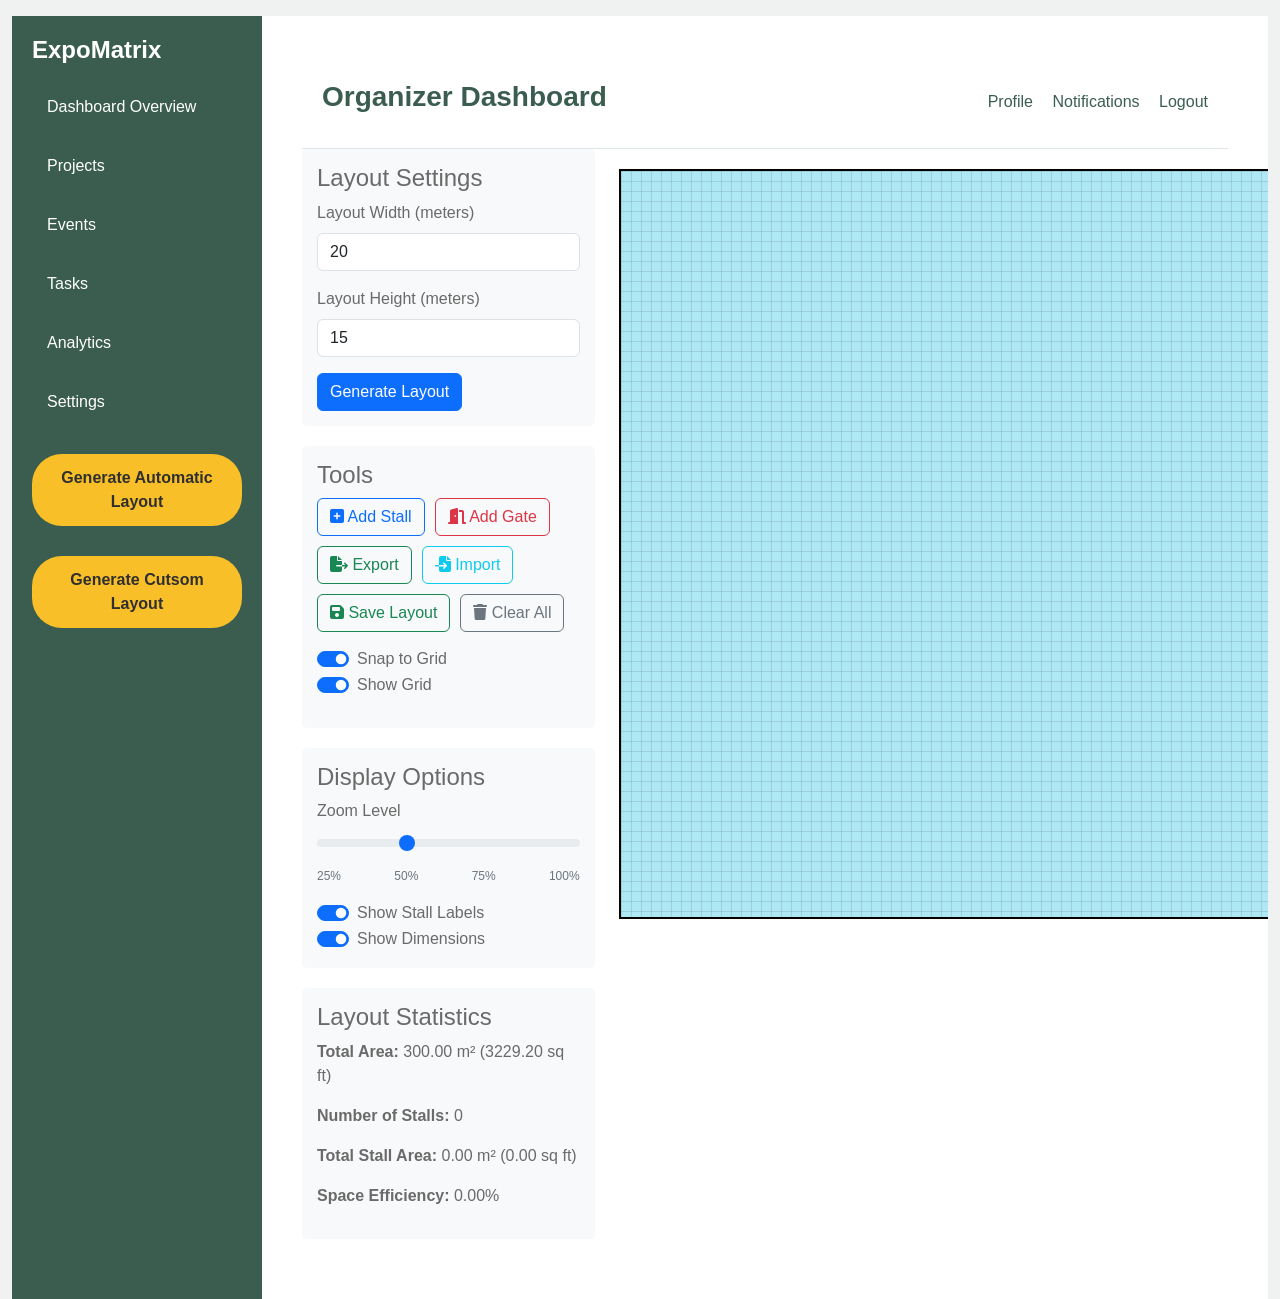
<file: frontend/customized_layout.html>
<!DOCTYPE html>
<html lang="en">

<head>
    <meta charset="UTF-8">
    <meta name="viewport" content="width=device-width, initial-scale=1.0">
    <title>ExpoMetrix - Interactive Stall Layout Generator</title>
    <link href="https://cdnjs.cloudflare.com/ajax/libs/bootstrap/5.3.0/css/bootstrap.min.css" rel="stylesheet">
    <link href="https://cdnjs.cloudflare.com/ajax/libs/font-awesome/6.4.0/css/all.min.css" rel="stylesheet">
    <style>
        body {
      margin: 0;
      font-family: "Inter", sans-serif;
      background-color: #eff2f1;
      color: #6a6a6a;
      overflow-x: hidden;
    }

    a {
      text-decoration: none;
      transition: 0.3s all ease;
      color: #2f2f2f;
    }

    a:hover {
      text-decoration: none;
    }

    /* Dashboard Container */
    .dashboard {
      display: flex;
      min-height: 100vh;
      overflow: hidden;
    }

    /* Sidebar */
    .sidebar {
      background-color: #3b5d50;
      width: 250px;
      flex-shrink: 0;
      padding: 20px;
      color: #fff;
      position: relative;
      transition: width 0.3s ease;
    }

    .sidebar:hover {
      width: 300px;
    }

    .sidebar h2 {
      margin: 0;
      padding-bottom: 20px;
      font-size: 24px;
      font-weight: 700;
    }

    .menu {
      list-style: none;
      padding: 0;
      margin: 0;
    }

    .menu li {
      margin-bottom: 15px;
      overflow: hidden;
    }

    .menu li a {
      display: block;
      padding: 10px 15px;
      border-radius: 5px;
      font-weight: 500;
      color: #ffffff;
      transition: background-color 0.3s ease, transform 0.3s ease;
    }

    .menu li a:hover {
      background-color: #314d43;
      transform: scale(1.05);
    }

    /* Generate Layout Button */
    .generate-btn {
      display: block;
      text-align: center;
      margin-top: 30px;
      padding: 12px 20px;
      border-radius: 30px;
      background-color: #f9bf29;
      color: #2f2f2f;
      font-weight: 600;
      transition: background-color 0.3s ease, box-shadow 0.3s ease;
    }

    .generate-btn:hover {
      background-color: #f8b810;
      box-shadow: 0 4px 12px rgba(0, 0, 0, 0.2);
    }

    /* Content Area */
    .content {
      flex-grow: 1;
      background: #ffffff;
      padding: 40px;
      overflow-y: auto;
      animation: fadeIn 1s ease-in-out;
    }

    @keyframes fadeIn {
      from {
        opacity: 0;
        transform: translateY(20px);
      }

      to {
        opacity: 1;
        transform: translateY(0);
      }
    }

    /* Header */
    .header {
      display: flex;
      justify-content: space-between;
      align-items: center;
      padding: 20px;
      border-bottom: 1px solid #dce5e4;
      background-color: #ffffff;
    }

    .header .logo {
      font-size: 28px;
      font-weight: 700;
      color: #3b5d50;
    }

    .header nav a {
      margin-left: 15px;
      font-weight: 500;
      color: #3b5d50;
      transition: color 0.3s ease;
    }

    .header nav a:hover {
      color: #314d43;
    }

    /* Animated Dashboard Cards */
    .card-container {
      display: flex;
      flex-wrap: wrap;
      gap: 20px;
      margin-top: 20px;
    }

    .card {
      flex: 1;
      min-width: 250px;
      padding: 20px;
      border-radius: 10px;
      transition: transform 0.3s ease;
      cursor: pointer;
    }

    .card:hover {
      transform: translateY(-10px);
    }

    .card h3 {
      margin-top: 0;
      font-weight: 600;
    }

    /* Color variations for cards */
    .card.upcoming {
      background: #f9bf29;
      color: #2f2f2f;
    }

    .card.active {
      background: #3b5d50;
      color: #ffffff;
    }

    .card.pending {
      background: #eff2f1;
      border: 2px solid #3b5d50;
      color: #3b5d50;
    }

    .layout-container {
            position: relative;
            border: 2px solid #000;
            margin: 20px auto;
            background-color: #ADE8F4;
            overflow: auto;
        }

        .stall {
            position: absolute;
            background-color: white;
            border: 2px solid #000;
            display: flex;
            align-items: center;
            justify-content: center;
            font-size: 12px;
            cursor: pointer;
            overflow: hidden;
            text-align: center;
        }

        .small-stall {
            background-color: #E6F7FF;
        }

        .large-stall {
            background-color: #FFFBEB;
        }

        .staff-space {
            position: absolute;
            background-color: #ADE8F4;
            display: flex;
            align-items: center;
            justify-content: center;
            font-size: 12px;
        }

        .walking-space {
            position: absolute;
            background-color: #CCFF33;
            display: flex;
            align-items: center;
            justify-content: center;
            font-size: 12px;
        }

        .gate {
            position: absolute;
            background-color: #FF9999;
            border: 2px solid #FF0000;
            display: flex;
            align-items: center;
            justify-content: center;
            font-weight: bold;
            font-size: 14px;
            color: #800000;
        }

        .modal-xl {
            max-width: 90%;
        }

        .layout-controls {
            background-color: #f8f9fa;
            border-radius: 5px;
            padding: 15px;
            margin-bottom: 20px;
        }

        #scaleFactor {
            width: 100%;
        }

        .scale-label {
            margin-top: 5px;
            font-size: 12px;
            color: #6c757d;
        }

        .info-section {
            background-color: #e9ecef;
            border-radius: 5px;
            padding: 15px;
            margin-top: 15px;
        }

        .logo {
            font-size: 24px;
            font-weight: bold;
            color: #0077B6;
            margin-bottom: 10px;
        }

        .layout-container {
            position: relative;
            border: 2px solid #000;
            margin: 20px auto;
            background-color: #ADE8F4;
            overflow: auto;
        }

        .stall {
            position: absolute;
            background-color: white;
            border: 2px solid #000;
            display: flex;
            align-items: center;
            justify-content: center;
            font-size: 12px;
            cursor: move;
            overflow: hidden;
            text-align: center;
            user-select: none;
            z-index: 10;
        }

        .stall.selected {
            border: 2px dashed #FF5733;
            box-shadow: 0 0 10px rgba(255, 87, 51, 0.5);
            z-index: 20;
        }

        .stall-controls {
            position: absolute;
            top: 0;
            right: 0;
            display: none;
            background-color: rgba(0, 0, 0, 0.6);
            border-radius: 0 0 0 5px;
            z-index: 21;
        }

        .stall:hover .stall-controls {
            display: flex;
        }

        .stall-controls button {
            border: none;
            background: none;
            color: white;
            font-size: 14px;
            padding: 3px 5px;
            cursor: pointer;
        }

        .gate {
            position: absolute;
            background-color: #FF9999;
            border: 2px solid #FF0000;
            display: flex;
            align-items: center;
            justify-content: center;
            font-weight: bold;
            font-size: 14px;
            color: #800000;
            cursor: move;
            user-select: none;
            z-index: 10;
        }

        .gate.selected {
            border: 2px dashed #FF5733;
            box-shadow: 0 0 10px rgba(255, 87, 51, 0.5);
            z-index: 20;
        }

        .gate-controls {
            position: absolute;
            top: 0;
            right: 0;
            display: none;
            background-color: rgba(0, 0, 0, 0.6);
            border-radius: 0 0 0 5px;
            z-index: 21;
        }

        .gate:hover .gate-controls {
            display: flex;
        }

        .layout-controls {
            background-color: #f8f9fa;
            border-radius: 5px;
            padding: 15px;
            margin-bottom: 20px;
        }

        #scaleFactor {
            width: 100%;
        }

        .scale-label {
            margin-top: 5px;
            font-size: 12px;
            color: #6c757d;
        }

        .info-section {
            background-color: #e9ecef;
            border-radius: 5px;
            padding: 15px;
            margin-top: 15px;
        }

        .toolbar {
            display: flex;
            gap: 10px;
            margin-bottom: 15px;
            flex-wrap: wrap;
        }

        .logo {
            font-size: 24px;
            font-weight: bold;
            color: #0077B6;
            margin-bottom: 10px;
        }

        .stall-selector {
            display: flex;
            gap: 10px;
            flex-wrap: wrap;
            margin-bottom: 15px;
        }

        .stall-option {
            border: 2px solid #0077B6;
            padding: 10px;
            border-radius: 5px;
            cursor: pointer;
            background-color: white;
            transition: all 0.2s;
        }

        .stall-option:hover,
        .stall-option.selected {
            background-color: #0077B6;
            color: white;
        }

        .grid-lines {
            position: absolute;
            top: 0;
            left: 0;
            width: 100%;
            height: 100%;
            pointer-events: none;
            z-index: 0;
        }

        .grid-line {
            position: absolute;
            background-color: rgba(0, 0, 0, 0.1);
        }

        .grid-line.horizontal {
            width: 100%;
            height: 1px;
        }

        .grid-line.vertical {
            height: 100%;
            width: 1px;
        }
    </style>
</head>

<body>
    <div class="container-fluid mt-3">
        <!-- <div class="row">
            <div class="col-12 text-center mb-4">
                <div class="logo">ExpoMetrix</div>
                <h1>Interactive Exhibition Layout Generator</h1>
                <p class="text-muted">Design your own custom exhibition layouts with drag and drop stalls</p>
            </div>
        </div> -->
        <div class="dashboard">
            <!-- Sidebar Navigation -->
            <aside class="sidebar">
              <h2>ExpoMatrix</h2>
              <ul class="menu">
                <li><a href="#overview">Dashboard Overview</a></li>
                <li><a href="#projects">Projects</a></li>
                <li><a href="#events">Events</a></li>
                <li><a href="#tasks">Tasks</a></li>
                <li><a href="#analytics">Analytics</a></li>
                <li><a href="#settings">Settings</a></li>
              </ul>
              <!-- Link to the separate Generate Layout file -->
              <a id="autoLayoutBtn" class="generate-btn" href="automatic_layout.html">Generate Automatic Layout</a>
              <a class="generate-btn" href="customized_layout.html">Generate Cutsom Layout</a>
            </aside>
        
            <!-- Main Content Area -->
            <div class="content">
              <!-- Header with logo and top navigation -->
              <div class="header">
                <div class="logo">Organizer Dashboard</div>
                <nav>
                  <a href="organizer_profile.php">Profile</a>
                  <a href="#notifications">Notifications</a>
                  <a href="logout.php">Logout</a>
                </nav>
              </div>

        <div class="row">
            <div class="col-md-4">
                <div class="layout-controls">
                    <h4>Layout Settings</h4>
                    <div class="mb-3">
                        <label for="layoutWidth" class="form-label">Layout Width (meters)</label>
                        <input type="number" class="form-control" id="layoutWidth" value="20" min="5" step="0.5">
                    </div>
                    <div class="mb-3">
                        <label for="layoutHeight" class="form-label">Layout Height (meters)</label>
                        <input type="number" class="form-control" id="layoutHeight" value="15" min="5" step="0.5">
                    </div>
                    <button id="generateLayout" class="btn btn-primary">Generate Layout</button>
                </div>

                <div class="layout-controls">
                    <h4>Tools</h4>
                    <div class="toolbar">
                        <button id="addStallBtn" class="btn btn-outline-primary">
                            <i class="fas fa-plus-square"></i> Add Stall
                        </button>
                        <button id="addGateBtn" class="btn btn-outline-danger">
                            <i class="fas fa-door-open"></i> Add Gate
                        </button>
                        <button id="exportBtn" class="btn btn-outline-success">
                            <i class="fas fa-file-export"></i> Export
                        </button>
                        <button id="importBtn" class="btn btn-outline-info">
                            <i class="fas fa-file-import"></i> Import
                        </button>
                        <button id="saveLayoutBtn" class="btn btn-outline-success">
                            <i class="fas fa-save"></i> Save Layout
                        </button>
                        <button id="clearLayoutBtn" class="btn btn-outline-secondary">
                            <i class="fas fa-trash"></i> Clear All
                        </button>
                        <input type="file" id="importFile" accept=".json" style="display:none">


                    </div>

                    <div id="stallSizeSelector" class="stall-selector mb-3" style="display: none;">
                        <div class="stall-option" data-size="1">1×1m</div>
                        <div class="stall-option" data-size="2">2×2m</div>
                        <div class="stall-option selected" data-size="3">3×3m</div>
                        <div class="stall-option" data-size="4">4×4m</div>
                        <div class="stall-option" data-size="5">5×5m</div>
                    </div>

                    <div class="mb-3">
                        <div class="form-check form-switch">
                            <input class="form-check-input" type="checkbox" id="snapToGrid" checked>
                            <label class="form-check-label" for="snapToGrid">Snap to Grid</label>
                        </div>
                        <div class="form-check form-switch">
                            <input class="form-check-input" type="checkbox" id="showGrid" checked>
                            <label class="form-check-label" for="showGrid">Show Grid</label>
                        </div>
                    </div>
                </div>

                <div class="layout-controls">
                    <h4>Display Options</h4>
                    <div class="mb-3">
                        <label for="scaleFactor" class="form-label">Zoom Level</label>
                        <input type="range" class="form-range" id="scaleFactor" min="25" max="100" value="50">
                        <div class="d-flex justify-content-between scale-label">
                            <span>25%</span>
                            <span>50%</span>
                            <span>75%</span>
                            <span>100%</span>
                        </div>
                    </div>
                    <div class="form-check form-switch">
                        <input class="form-check-input" type="checkbox" id="showLabels" checked>
                        <label class="form-check-label" for="showLabels">Show Stall Labels</label>
                    </div>
                    <div class="form-check form-switch">
                        <input class="form-check-input" type="checkbox" id="showDimensions" checked>
                        <label class="form-check-label" for="showDimensions">Show Dimensions</label>
                    </div>
                </div>

                <div class="layout-controls">
                    <h4>Layout Statistics</h4>
                    <p><strong>Total Area:</strong> <span id="totalArea">0</span> m² (<span id="totalAreaFt">0</span> sq
                        ft)</p>
                    <p><strong>Number of Stalls:</strong> <span id="stallCount">0</span></p>
                    <p><strong>Total Stall Area:</strong> <span id="stallArea">0</span> m² (<span
                            id="stallAreaFt">0</span> sq ft)</p>
                    <p><strong>Space Efficiency:</strong> <span id="spaceEfficiency">0</span>%</p>
                </div>
            </div>

            <div class="col-md-8">
                <div id="layoutContainer" class="layout-container">
                    <div id="gridLines" class="grid-lines"></div>
                </div>
            </div>
        </div>
    </div>

    <!-- Stall Modal -->
    <div class="modal fade" id="stallModal" tabindex="-1" aria-hidden="true">
        <div class="modal-dialog">
            <div class="modal-content">
                <div class="modal-header">
                    <h5 class="modal-title">Edit Stall</h5>
                    <button type="button" class="btn-close" data-bs-dismiss="modal" aria-label="Close"></button>
                </div>
                <div class="modal-body">
                    <div class="mb-3">
                        <label for="stallName" class="form-label">Stall Name</label>
                        <input type="text" class="form-control" id="stallName" placeholder="Enter stall name">
                    </div>
                    <div class="mb-3">
                        <label class="form-label">Stall Size</label>
                        <div class="btn-group w-100" role="group">
                            <input type="radio" class="btn-check" name="stallSize" id="size1" value="1">
                            <label class="btn btn-outline-primary" for="size1">1×1</label>
                            <input type="radio" class="btn-check" name="stallSize" id="size2" value="2">
                            <label class="btn btn-outline-primary" for="size2">2×2</label>
                            <input type="radio" class="btn-check" name="stallSize" id="size3" value="3" checked>
                            <label class="btn btn-outline-primary" for="size3">3×3</label>
                            <input type="radio" class="btn-check" name="stallSize" id="size4" value="4">
                            <label class="btn btn-outline-primary" for="size4">4×4</label>
                            <input type="radio" class="btn-check" name="stallSize" id="size5" value="5">
                            <label class="btn btn-outline-primary" for="size5">5×5</label>
                        </div>
                    </div>
                </div>
                <div class="modal-footer">
                    <button type="button" class="btn btn-danger" id="deleteStall">Delete</button>
                    <button type="button" class="btn btn-secondary" data-bs-dismiss="modal">Cancel</button>
                    <button type="button" class="btn btn-primary" id="saveStall">Save</button>
                </div>
            </div>
        </div>
    </div>

    <!-- Gate Modal -->
    <div class="modal fade" id="gateModal" tabindex="-1" aria-hidden="true">
        <div class="modal-dialog">
            <div class="modal-content">
                <div class="modal-header">
                    <h5 class="modal-title">Edit Gate</h5>
                    <button type="button" class="btn-close" data-bs-dismiss="modal" aria-label="Close"></button>
                </div>
                <div class="modal-body">
                    <div class="mb-3">
                        <label for="gateType" class="form-label">Gate Type</label>
                        <select class="form-select" id="gateType">
                            <option value="ENTRY">Entry</option>
                            <option value="EXIT">Exit</option>
                            <option value="ENTRY/EXIT">Entry/Exit</option>
                        </select>
                    </div>
                    <div class="mb-3">
                        <label for="gateWidth" class="form-label">Gate Width (meters)</label>
                        <input type="number" class="form-control" id="gateWidth" value="1.2" min="0.8" max="3"
                            step="0.2">
                    </div>
                </div>
                <div class="modal-footer">
                    <button type="button" class="btn btn-danger" id="deleteGate">Delete</button>
                    <button type="button" class="btn btn-secondary" data-bs-dismiss="modal">Cancel</button>
                    <button type="button" class="btn btn-primary" id="saveGate">Save</button>
                </div>
            </div>
        </div>
    </div>

</div>

    <script src="https://cdnjs.cloudflare.com/ajax/libs/bootstrap/5.3.0/js/bootstrap.bundle.min.js"></script>
    <script>
        // Constants
        const METERS_TO_FEET = 10.764;
        const GRID_SIZE = 0.2;

        // DOM Elements
        const layoutContainer = document.getElementById('layoutContainer');
        const gridLines = document.getElementById('gridLines');
        const layoutWidth = document.getElementById('layoutWidth');
        const layoutHeight = document.getElementById('layoutHeight');
        const generateButton = document.getElementById('generateLayout');
        const scaleFactorInput = document.getElementById('scaleFactor');
        const showLabelsCheckbox = document.getElementById('showLabels');
        const showDimensionsCheckbox = document.getElementById('showDimensions');
        const totalAreaSpan = document.getElementById('totalArea');
        const totalAreaFtSpan = document.getElementById('totalAreaFt');
        const stallCountSpan = document.getElementById('stallCount');
        const stallAreaSpan = document.getElementById('stallArea');
        const stallAreaFtSpan = document.getElementById('stallAreaFt');
        const spaceEfficiencySpan = document.getElementById('spaceEfficiency');
        const addStallBtn = document.getElementById('addStallBtn');
        const addGateBtn = document.getElementById('addGateBtn');
        const clearLayoutBtn = document.getElementById('clearLayoutBtn');
        const exportBtn = document.getElementById('exportBtn');
        const importBtn = document.getElementById('importBtn');
        const importFile = document.getElementById('importFile');
        const stallSizeSelector = document.getElementById('stallSizeSelector');
        const stallOptions = document.querySelectorAll('.stall-option');
        const snapToGridCheckbox = document.getElementById('snapToGrid');
        const showGridCheckbox = document.getElementById('showGrid');

        // Modal elements
        const stallModal = new bootstrap.Modal(document.getElementById('stallModal'));
        const stallNameInput = document.getElementById('stallName');
        const stallSizeInputs = document.querySelectorAll('input[name="stallSize"]');
        const saveStallButton = document.getElementById('saveStall');
        const deleteStallButton = document.getElementById('deleteStall');

        const gateModal = new bootstrap.Modal(document.getElementById('gateModal'));
        const gateTypeInput = document.getElementById('gateType');
        const gateWidthInput = document.getElementById('gateWidth');
        const saveGateButton = document.getElementById('saveGate');
        const deleteGateButton = document.getElementById('deleteGate');

        // State variables
        let pixelsPerMeter = 50;
        let elements = { stalls: [], gates: [] };
        let currentElement = null;
        let isAddingStall = false;
        let isAddingGate = false;
        let selectedStallSize = 3;
        let isDragging = false;
        let dragOffsetX = 0;
        let dragOffsetY = 0;

        const STALL_PRICES = {
            1: 1000,
            2: 2000,
            3: 3000,
            4: 4000,
            5: 5000
        };


        // Initialize event listeners
        function initEventListeners() {
            generateButton.addEventListener('click', generateLayout);
            scaleFactorInput.addEventListener('input', updateScale);
            showLabelsCheckbox.addEventListener('change', updateDisplayOptions);
            showDimensionsCheckbox.addEventListener('change', updateDisplayOptions);
            saveStallButton.addEventListener('click', saveStallChanges);
            deleteStallButton.addEventListener('click', deleteCurrentElement);
            saveGateButton.addEventListener('click', saveGateChanges);
            deleteGateButton.addEventListener('click', deleteCurrentElement);
            addStallBtn.addEventListener('click', toggleAddStall);
            addGateBtn.addEventListener('click', toggleAddGate);
            clearLayoutBtn.addEventListener('click', clearLayout);
            showGridCheckbox.addEventListener('change', updateGridVisibility);
            exportBtn.addEventListener('click', exportLayout);
            importBtn.addEventListener('click', () => importFile.click());
            importFile.addEventListener('change', importLayout);

            // Add event listeners to stall size options
            stallOptions.forEach(option => {
                option.addEventListener('click', function () {
                    stallOptions.forEach(opt => opt.classList.remove('selected'));
                    this.classList.add('selected');
                    selectedStallSize = parseInt(this.dataset.size);
                });
            });
        }

        function adjustPosition(element, existingElements) {
    let shifted = false;
    let newLeft = element.position.left + GRID_SIZE; // Try moving to the right
    let newTop = element.position.top;

    // Try moving the element to the right by one grid unit and check overlap
    while (checkOverlap({ ...element, position: { left: newLeft, top: newTop, width: element.position.width, height: element.position.height } }, existingElements)) {
        newLeft += GRID_SIZE; // Keep shifting to the right
    }

    // If shifting to the right doesn't work, try moving the element below
    if (!shifted) {
        newLeft = element.position.left;
        newTop = element.position.top + GRID_SIZE;

        while (checkOverlap({ ...element, position: { left: newLeft, top: newTop, width: element.position.width, height: element.position.height } }, existingElements)) {
            newTop += GRID_SIZE; // Keep shifting down
        }
    }

    // Apply the new position after the shift
    element.position.left = newLeft;
    element.position.top = newTop;

    // Update the element's position in the DOM
    const elementDom = document.getElementById(element.id);
    if (elementDom) {
        if (elementDom.classList.contains('stall')) {
            updateStallPosition(elementDom, element.position);
        } else if (elementDom.classList.contains('gate')) {
            updateGatePosition(elementDom, element.position);
        }
    }
}



        function checkOverlap(newElement, existingElements) {
    for (let element of existingElements) {
        const existing = element.position;
        const newPos = newElement.position;

        // Check if the new element overlaps with the existing one
        if (newPos.left < existing.left + existing.width &&
            newPos.left + newPos.width > existing.left &&
            newPos.top < existing.top + existing.height &&
            newPos.top + newPos.height > existing.top) {
            return true; // Overlap detected
        }
    }
    return false; // No overlap
}


        // Delete element function
        function deleteElement(elementId) {
            elements.stalls = elements.stalls.filter(s => s.id !== elementId);
            elements.gates = elements.gates.filter(g => g.id !== elementId);

            const element = document.getElementById(elementId);
            if (element) element.remove();

            if (currentElement && currentElement.id === elementId) currentElement = null;
            updateStatistics();
        }

        function generateLayout() {
            const width = parseFloat(layoutWidth.value);
            const height = parseFloat(layoutHeight.value);

            if (isNaN(width) || isNaN(height) || width < 5 || height < 5) {
                alert('Please enter valid dimensions (minimum width: 5m, minimum height: 5m)');
                return;
            }

            layoutContainer.style.width = `${width * pixelsPerMeter}px`;
            layoutContainer.style.height = `${height * pixelsPerMeter}px`;
            createGridLines(width, height);
            updateStatistics();
            updateDisplayOptions();
        }

        function createGridLines(width, height) {
            gridLines.innerHTML = '';

            for (let y = 0; y <= height; y += GRID_SIZE) {
                const line = document.createElement('div');
                line.className = 'grid-line horizontal';
                line.style.top = `${y * pixelsPerMeter}px`;
                gridLines.appendChild(line);
            }

            for (let x = 0; x <= width; x += GRID_SIZE) {
                const line = document.createElement('div');
                line.className = 'grid-line vertical';
                line.style.left = `${x * pixelsPerMeter}px`;
                gridLines.appendChild(line);
            }

            updateGridVisibility();
        }

        function updateGridVisibility() {
            gridLines.style.display = showGridCheckbox.checked ? 'block' : 'none';
        }

        function toggleAddStall() {
            isAddingStall = !isAddingStall;
            isAddingGate = false;

            addStallBtn.classList.toggle('active', isAddingStall);
            addGateBtn.classList.remove('active');

            stallSizeSelector.style.display = isAddingStall ? 'flex' : 'none';
            layoutContainer.style.cursor = isAddingStall ? 'crosshair' : 'default';

            // Remove event listeners first to avoid duplicates
            layoutContainer.removeEventListener('click', placeStall);
            layoutContainer.removeEventListener('click', placeGate);

            if (isAddingStall) {
                layoutContainer.addEventListener('click', placeStall);
            }
        }

        function toggleAddGate() {
            isAddingGate = !isAddingGate;
            isAddingStall = false;

            addGateBtn.classList.toggle('active', isAddingGate);
            addStallBtn.classList.remove('active');
            stallSizeSelector.style.display = 'none';

            layoutContainer.style.cursor = isAddingGate ? 'crosshair' : 'default';

            // Remove event listeners first to avoid duplicates
            layoutContainer.removeEventListener('click', placeStall);
            layoutContainer.removeEventListener('click', placeGate);

            if (isAddingGate) {
                layoutContainer.addEventListener('click', placeGate);
            }
        }

        function placeStall(event) {
    // Prevent placement while dragging
    if (isDragging) return;

    const rect = layoutContainer.getBoundingClientRect();
    let x = (event.clientX - rect.left) / pixelsPerMeter;
    let y = (event.clientY - rect.top) / pixelsPerMeter;

    if (snapToGridCheckbox.checked) {
        x = Math.round(x / GRID_SIZE) * GRID_SIZE;
        y = Math.round(y / GRID_SIZE) * GRID_SIZE;
    }

    // Create the new stall object
    const stallData = {
        id: `stall-${Date.now()}`,
        size: selectedStallSize,
        position: {
            left: x - (selectedStallSize / 2),
            top: y - (selectedStallSize / 2),
            width: selectedStallSize,
            height: selectedStallSize
        }
    };

    // Check for overlap with existing stalls and gates
    const allElements = elements.stalls.concat(elements.gates); // Get all existing elements
    if (checkOverlap(stallData, allElements)) {
        alert("The new stall cannot overlap with existing elements.");
        return; // Stop if overlap is detected
    }

    // Proceed with placing the stall if no overlap
    createStallElement(stallData);
    elements.stalls.push(stallData);
    updateStatistics();

    // Disable adding mode after placement for better UX
    toggleAddStall();
}



function placeGate(event) {
    // Prevent placement while dragging
    if (isDragging) return;

    const rect = layoutContainer.getBoundingClientRect();
    let x = (event.clientX - rect.left) / pixelsPerMeter;
    let y = (event.clientY - rect.top) / pixelsPerMeter;

    const gateWidth = 1.2;
    const gateHeight = 0.4;

    if (snapToGridCheckbox.checked) {
        x = Math.round(x / GRID_SIZE) * GRID_SIZE;
        y = Math.round(y / GRID_SIZE) * GRID_SIZE;
    }

    // Create the new gate object
    const gateData = {
        id: `gate-${Date.now()}`,
        position: {
            left: x - (gateWidth / 2),
            top: y - (gateHeight / 2),
            width: gateWidth,
            height: gateHeight
        }
    };

    // Check for overlap with existing stalls and gates
    const allElements = elements.stalls.concat(elements.gates); // Get all existing elements
    if (checkOverlap(gateData, allElements)) {
        alert("The new gate cannot overlap with existing elements.");
        return; // Stop if overlap is detected
    }

    // Proceed with placing the gate if no overlap
    createGateElement(gateData);
    elements.gates.push(gateData);
    updateStatistics();

    // Disable adding mode after placement for better UX
    toggleAddGate();
}



        function createStallElement(stallData) {
            const stall = document.createElement('div');
            stall.className = 'stall';
            stall.id = stallData.id;
            updateStallPosition(stall, stallData.position);

            const controls = document.createElement('div');
            controls.className = 'stall-controls';

            const editBtn = document.createElement('button');
            editBtn.innerHTML = '<i class="fas fa-edit"></i>';
            editBtn.title = 'Edit Stall';
            editBtn.addEventListener('click', (e) => {
                e.stopPropagation();
                openStallModal(stallData);
            });

            const deleteBtn = document.createElement('button');
            deleteBtn.innerHTML = '<i class="fas fa-trash"></i>';
            deleteBtn.title = 'Delete Stall';
            deleteBtn.addEventListener('click', (e) => {
                e.stopPropagation();
                deleteElement(stallData.id);
            });

            controls.appendChild(editBtn);
            controls.appendChild(deleteBtn);
            stall.appendChild(controls);

            updateStallContent(stall, stallData);
            makeElementDraggable(stall, stallData);

            stall.addEventListener('click', (e) => {
                // Prevent click events from propagating to layout container
                e.stopPropagation();
                selectElement(stallData.id);
            });

            layoutContainer.appendChild(stall);
            return stall;
        }

        function createGateElement(gateData) {
            const gate = document.createElement('div');
            gate.className = 'gate';
            gate.id = gateData.id;
            updateGatePosition(gate, gateData.position);

            const controls = document.createElement('div');
            controls.className = 'gate-controls';

            const editBtn = document.createElement('button');
            editBtn.innerHTML = '<i class="fas fa-edit"></i>';
            editBtn.title = 'Edit Gate';
            editBtn.addEventListener('click', (e) => {
                e.stopPropagation();
                openGateModal(gateData);
            });

            const deleteBtn = document.createElement('button');
            deleteBtn.innerHTML = '<i class="fas fa-trash"></i>';
            deleteBtn.title = 'Delete Gate';
            deleteBtn.addEventListener('click', (e) => {
                e.stopPropagation();
                deleteElement(gateData.id);
            });

            controls.appendChild(editBtn);
            controls.appendChild(deleteBtn);
            gate.appendChild(controls);

            updateGateContent(gate, gateData);
            makeElementDraggable(gate, gateData);

            gate.addEventListener('click', (e) => {
                // Prevent click events from propagating to layout container
                e.stopPropagation();
                selectElement(gateData.id);
            });

            layoutContainer.appendChild(gate);
            return gate;
        }

        function makeElementDraggable(element, elementData) {
            element.addEventListener('mousedown', function (e) {
                if (e.target.closest('.stall-controls') || e.target.closest('.gate-controls')) return;

                // Disable stall/gate placement modes when starting to drag
                if (isAddingStall || isAddingGate) {
                    isAddingStall = false;
                    isAddingGate = false;
                    addStallBtn.classList.remove('active');
                    addGateBtn.classList.remove('active');
                    stallSizeSelector.style.display = 'none';
                    layoutContainer.style.cursor = 'default';

                    // Remove event listeners for placing stalls/gates
                    layoutContainer.removeEventListener('click', placeStall);
                    layoutContainer.removeEventListener('click', placeGate);
                }

                isDragging = true;
                currentElement = elementData;
                selectElement(elementData.id);

                const rect = element.getBoundingClientRect();
                dragOffsetX = e.clientX - rect.left;
                dragOffsetY = e.clientY - rect.top;

                document.addEventListener('mousemove', elementDragMove);
                document.addEventListener('mouseup', elementDragEnd);
                e.preventDefault();
                e.stopPropagation();
            });
        }

        function elementDragMove(e) {
    if (!isDragging || !currentElement) return;

    const rect = layoutContainer.getBoundingClientRect();
    let left = (e.clientX - rect.left - dragOffsetX) / pixelsPerMeter;
    let top = (e.clientY - rect.top - dragOffsetY) / pixelsPerMeter;

    const width = parseFloat(layoutWidth.value);
    const height = parseFloat(layoutHeight.value);
    const elementWidth = currentElement.position.width;
    const elementHeight = currentElement.position.height;

    // Snap to grid if checked
    if (snapToGridCheckbox.checked) {
        left = Math.round(left / GRID_SIZE) * GRID_SIZE;
        top = Math.round(top / GRID_SIZE) * GRID_SIZE;
    }

    // Ensure the element stays within the layout boundaries
    left = Math.max(0, Math.min(width - elementWidth, left));
    top = Math.max(0, Math.min(height - elementHeight, top));

    // Update the position of the element
    currentElement.position.left = left;
    currentElement.position.top = top;

    // Check for overlap with existing stalls and gates
    const allElements = elements.stalls.concat(elements.gates); // Get all existing elements
    let overlap = checkOverlap(currentElement, allElements);

    if (overlap) {
        // If overlap is detected, change cursor to "not-allowed"
        layoutContainer.style.cursor = "not-allowed";

        // Automatically adjust the position to the right or below the existing element
        adjustPosition(currentElement, allElements);
    } else {
        // If no overlap, restore the cursor and proceed with updating the element position
        layoutContainer.style.cursor = "move";
    }

    // Update the element's position in the DOM
    const element = document.getElementById(currentElement.id);
    if (element) {
        if (element.classList.contains('stall')) {
            updateStallPosition(element, currentElement.position); // Update position for stalls
        } else if (element.classList.contains('gate')) {
            updateGatePosition(element, currentElement.position); // Update position for gates
        }
    }
}




        function elementDragEnd() {
            isDragging = false;
            document.removeEventListener('mousemove', elementDragMove);
            document.removeEventListener('mouseup', elementDragEnd);
            updateStatistics();
        }

        function updateStallPosition(stallElement, position) {
            stallElement.style.left = `${position.left * pixelsPerMeter}px`;
            stallElement.style.top = `${position.top * pixelsPerMeter}px`;
            stallElement.style.width = `${position.width * pixelsPerMeter}px`;
            stallElement.style.height = `${position.height * pixelsPerMeter}px`;
        }

        function updateGatePosition(gateElement, position) {
            gateElement.style.left = `${position.left * pixelsPerMeter}px`;
            gateElement.style.top = `${position.top * pixelsPerMeter}px`;
            gateElement.style.width = `${position.width * pixelsPerMeter}px`;
            gateElement.style.height = `${position.height * pixelsPerMeter}px`;
        }

        function updateStallContent(stallElement, stallData) {
            const displayName = showLabelsCheckbox.checked ? stallData.name : '';
            const displayDimensions = showDimensionsCheckbox.checked ? `${stallData.size}×${stallData.size}m` : '';

            stallElement.innerHTML = `
                <div class="stall-controls">
                    <button title="Edit Stall"><i class="fas fa-edit"></i></button>
                    <button title="Delete Stall"><i class="fas fa-trash"></i></button>
                </div>
                <div>${displayName}</div>
                <div class="text-muted small">${displayDimensions}</div>
            `;

            // Re-add event listeners to the control buttons
            const editBtn = stallElement.querySelector('.stall-controls button:first-child');
            const deleteBtn = stallElement.querySelector('.stall-controls button:last-child');

            editBtn.addEventListener('click', (e) => {
                e.stopPropagation();
                openStallModal(stallData);
            });

            deleteBtn.addEventListener('click', (e) => {
                e.stopPropagation();
                deleteElement(stallData.id);
            });
        }

        function updateGateContent(gateElement, gateData) {
            gateElement.innerHTML = `
                <div class="gate-controls">
                    <button title="Edit Gate"><i class="fas fa-edit"></i></button>
                    <button title="Delete Gate"><i class="fas fa-trash"></i></button>
                </div>
                <div>${gateData.type}</div>
            `;

            // Re-add event listeners to the control buttons
            const editBtn = gateElement.querySelector('.gate-controls button:first-child');
            const deleteBtn = gateElement.querySelector('.gate-controls button:last-child');

            editBtn.addEventListener('click', (e) => {
                e.stopPropagation();
                openGateModal(gateData);
            });

            deleteBtn.addEventListener('click', (e) => {
                e.stopPropagation();
                deleteElement(gateData.id);
            });
        }

        function selectElement(elementId) {
            // Remove selection from all elements
            document.querySelectorAll('.stall, .gate').forEach(el => {
                el.classList.remove('selected');
            });

            // Add selection to target element
            const element = document.getElementById(elementId);
            if (element) {
                element.classList.add('selected');

                // Find and set current element data
                const stallData = elements.stalls.find(s => s.id === elementId);
                const gateData = elements.gates.find(g => g.id === elementId);
                currentElement = stallData || gateData;
            }
        }

        function openStallModal(stallData) {
            stallNameInput.value = stallData.name;

            // Set selected size radio button
            stallSizeInputs.forEach(input => {
                if (parseInt(input.value) === stallData.size) {
                    input.checked = true;
                }
            });

            currentElement = stallData;
            stallModal.show();
        }

        function openGateModal(gateData) {
            gateTypeInput.value = gateData.type || 'ENTRY';
            gateWidthInput.value = gateData.position.width;
            currentElement = gateData;
            gateModal.show();
        }

        function saveStallChanges() {
            if (!currentElement) return;

            const size = parseInt([...stallSizeInputs].find(input => input.checked).value);

            // Update stall data
            currentElement.name = stallNameInput.value || `Stall ${elements.stalls.indexOf(currentElement) + 1}`;
            currentElement.size = size;
            currentElement.position.width = size;
            currentElement.position.height = size;

            // Update visual element
            const stallElement = document.getElementById(currentElement.id);
            if (stallElement) {
                updateStallPosition(stallElement, currentElement.position);
                updateStallContent(stallElement, currentElement);
            }

            stallModal.hide();
            updateStatistics();
        }

        function saveGateChanges() {
            if (!currentElement) return;

            const width = parseFloat(gateWidthInput.value);

            // Update gate data
            currentElement.type = gateTypeInput.value;
            currentElement.position.width = width;

            // Update visual element
            const gateElement = document.getElementById(currentElement.id);
            if (gateElement) {
                updateGatePosition(gateElement, currentElement.position);
                updateGateContent(gateElement, currentElement);
            }

            gateModal.hide();
            updateStatistics();
        }

        function deleteCurrentElement() {
            if (!currentElement) return;
            deleteElement(currentElement.id);
            stallModal.hide();
            gateModal.hide();
        }

        function updateScale() {
            const scale = parseInt(scaleFactorInput.value);
            pixelsPerMeter = scale;

            // Update layout container dimensions
            const width = parseFloat(layoutWidth.value);
            const height = parseFloat(layoutHeight.value);
            layoutContainer.style.width = `${width * pixelsPerMeter}px`;
            layoutContainer.style.height = `${height * pixelsPerMeter}px`;

            // Update stalls positions and sizes
            elements.stalls.forEach(stallData => {
                const stallElement = document.getElementById(stallData.id);
                if (stallElement) {
                    updateStallPosition(stallElement, stallData.position);
                }
            });

            // Update gates positions and sizes
            elements.gates.forEach(gateData => {
                const gateElement = document.getElementById(gateData.id);
                if (gateElement) {
                    updateGatePosition(gateElement, gateData.position);
                }
            });

            // Recreate grid lines with new scale
            createGridLines(width, height);
        }

        function updateDisplayOptions() {
            // Update stalls display options
            elements.stalls.forEach(stallData => {
                const stallElement = document.getElementById(stallData.id);
                if (stallElement) {
                    updateStallContent(stallElement, stallData);
                }
            });
        }

        function updateStatistics() {
            const width = parseFloat(layoutWidth.value);
            const height = parseFloat(layoutHeight.value);

            const totalArea = width * height;
            const totalAreaFt = totalArea * METERS_TO_FEET;

            const stallTotalArea = elements.stalls.reduce((sum, stall) => sum + (stall.size * stall.size), 0);
            const stallTotalAreaFt = stallTotalArea * METERS_TO_FEET;

            const efficiency = totalArea > 0 ? (stallTotalArea / totalArea) * 100 : 0;

            totalAreaSpan.textContent = totalArea.toFixed(2);
            totalAreaFtSpan.textContent = totalAreaFt.toFixed(2);
            stallCountSpan.textContent = elements.stalls.length;
            stallAreaSpan.textContent = stallTotalArea.toFixed(2);
            stallAreaFtSpan.textContent = stallTotalAreaFt.toFixed(2);
            spaceEfficiencySpan.textContent = efficiency.toFixed(2);
        }

        function clearLayout() {
            if (confirm('Are you sure you want to clear the entire layout?')) {
                elements = { stalls: [], gates: [] };

                // Remove all stalls and gates from DOM
                document.querySelectorAll('.stall, .gate').forEach(el => el.remove());

                currentElement = null;
                updateStatistics();
            }
        }

        function exportLayout() {
            const layoutData = {
                dimensions: {
                    width: parseFloat(layoutWidth.value),
                    height: parseFloat(layoutHeight.value)
                },
                elements: elements
            };

            const dataStr = JSON.stringify(layoutData, null, 2);
            const dataUri = 'data:application/json;charset=utf-8,' + encodeURIComponent(dataStr);

            const exportFileName = 'expo-layout-' + new Date().toISOString().slice(0, 10) + '.json';

            const linkElement = document.createElement('a');
            linkElement.setAttribute('href', dataUri);
            linkElement.setAttribute('download', exportFileName);
            linkElement.click();
        }

        function importLayout(event) {
            const file = event.target.files[0];
            if (!file) return;

            const reader = new FileReader();
            reader.onload = function (e) {
                try {
                    const layoutData = JSON.parse(e.target.result);

                    // Clear current layout
                    elements = { stalls: [], gates: [] };
                    document.querySelectorAll('.stall, .gate').forEach(el => el.remove());

                    // Set dimensions
                    layoutWidth.value = layoutData.dimensions.width;
                    layoutHeight.value = layoutData.dimensions.height;
                    generateLayout();

                    // Create stalls
                    if (layoutData.elements.stalls) {
                        layoutData.elements.stalls.forEach(stallData => {
                            createStallElement(stallData);
                        });
                    }

                    // Create gates
                    if (layoutData.elements.gates) {
                        layoutData.elements.gates.forEach(gateData => {
                            createGateElement(gateData);
                        });
                    }

                    elements = layoutData.elements;
                    updateStatistics();

                } catch (error) {
                    console.error('Error importing layout:', error);
                    alert('Failed to import layout file. The file might be corrupted or in an invalid format.');
                }

                // Reset file input
                event.target.value = '';
            };
            reader.readAsText(file);
        }

        document.getElementById('saveLayoutBtn').addEventListener('click', saveLayoutToDatabase);


        function saveLayoutToDatabase() {
            const width = parseFloat(layoutWidth.value);
            const height = parseFloat(layoutHeight.value);

            if (isNaN(width) || isNaN(height) || width <= 0 || height <= 0) {
                alert('Invalid layout dimensions. Please check your values.');
                return;
            }

            // Extract entry and exit gate counts
            const entryPoints = elements.gates.filter(g => g.type === 'ENTRY' || g.type === 'ENTRY/EXIT').length;
            const exitPoints = elements.gates.filter(g => g.type === 'EXIT' || g.type === 'ENTRY/EXIT').length;

            // Prepare stall data to save
            const stalls = elements.stalls.map((stall, index) => ({
                size: stall.size,
                stall_type: stall.name || `Stall ${index + 1}`,
                price: STALL_PRICES[stall.size],
                status: 'available'
            }));


            // Prepare full layout payload
            const payload = {
                exhibition_id: 1, // Hardcoded for now, can be dynamic
                length: width,
                width: height,
                entry_point: entryPoints,
                exit_point: exitPoints,
                stalls: stalls,
                layout_json: {
                    dimensions: { width, height },
                    elements: elements
                },
                grid_size: GRID_SIZE,
                layout_scale: pixelsPerMeter
            };

            const saveBtn = document.getElementById('saveLayoutBtn');
            const originalBtnText = saveBtn.innerHTML;
            saveBtn.innerHTML = '<i class="fas fa-spinner fa-spin"></i> Saving...';
            saveBtn.disabled = true;

            fetch('customized_save_layout.php', {
                method: 'POST',
                headers: { 'Content-Type': 'application/json' },
                body: JSON.stringify(payload)
            })
                .then(res => {
                    if (!res.ok) throw new Error(`HTTP ${res.status} - ${res.statusText}`);
                    return res.json();
                })
                .then(data => {
                    if (data.success) {
                        alert('Layout and stalls saved successfully!');
                    } else {
                        throw new Error(data.message || 'Unknown error');
                    }
                })
                .catch(err => {
                    console.error('Save error:', err);
                    alert('Failed to save layout: ' + err.message);
                })
                .finally(() => {
                    saveBtn.innerHTML = originalBtnText;
                    saveBtn.disabled = false;
                });
        }


        // Function to save all stalls
        function saveStalls(layoutId) {
            if (!elements.stalls || elements.stalls.length === 0) {
                return Promise.resolve();
            }

            // Create an array of promises for each stall save operation
            const stallPromises = elements.stalls.map((stall, index) => {
                const stallData = new FormData();
                stallData.append('action', 'save_stall');
                stallData.append('layout_id', layoutId);
                stallData.append('size', stall.size);
                stallData.append('stall_type', stall.name || `Stall ${index + 1}`);
                stallData.append('price', '0'); // Default price
                stallData.append('status', 'available'); // Default status

                return fetch('customized_save_layout.php', {
                    method: 'POST',
                    body: stallData
                })
                    .then(response => {
                        if (!response.ok) {
                            throw new Error('Network response was not ok');
                        }
                        return response.json();
                    })
                    .then(data => {
                        if (!data.success) {
                            throw new Error(data.message || 'Failed to save stall');
                        }
                        return data;
                    });
            });

            // Return a promise that resolves when all stalls are saved
            return Promise.all(stallPromises)
                .then(results => {
                    console.log(`All ${results.length} stalls saved successfully`);
                });
        }

        // Initialize the application
        function init() {
            initEventListeners();
            generateLayout();
        }

        // Start the application
        init();
    </script>
</body>

</html>
</file>
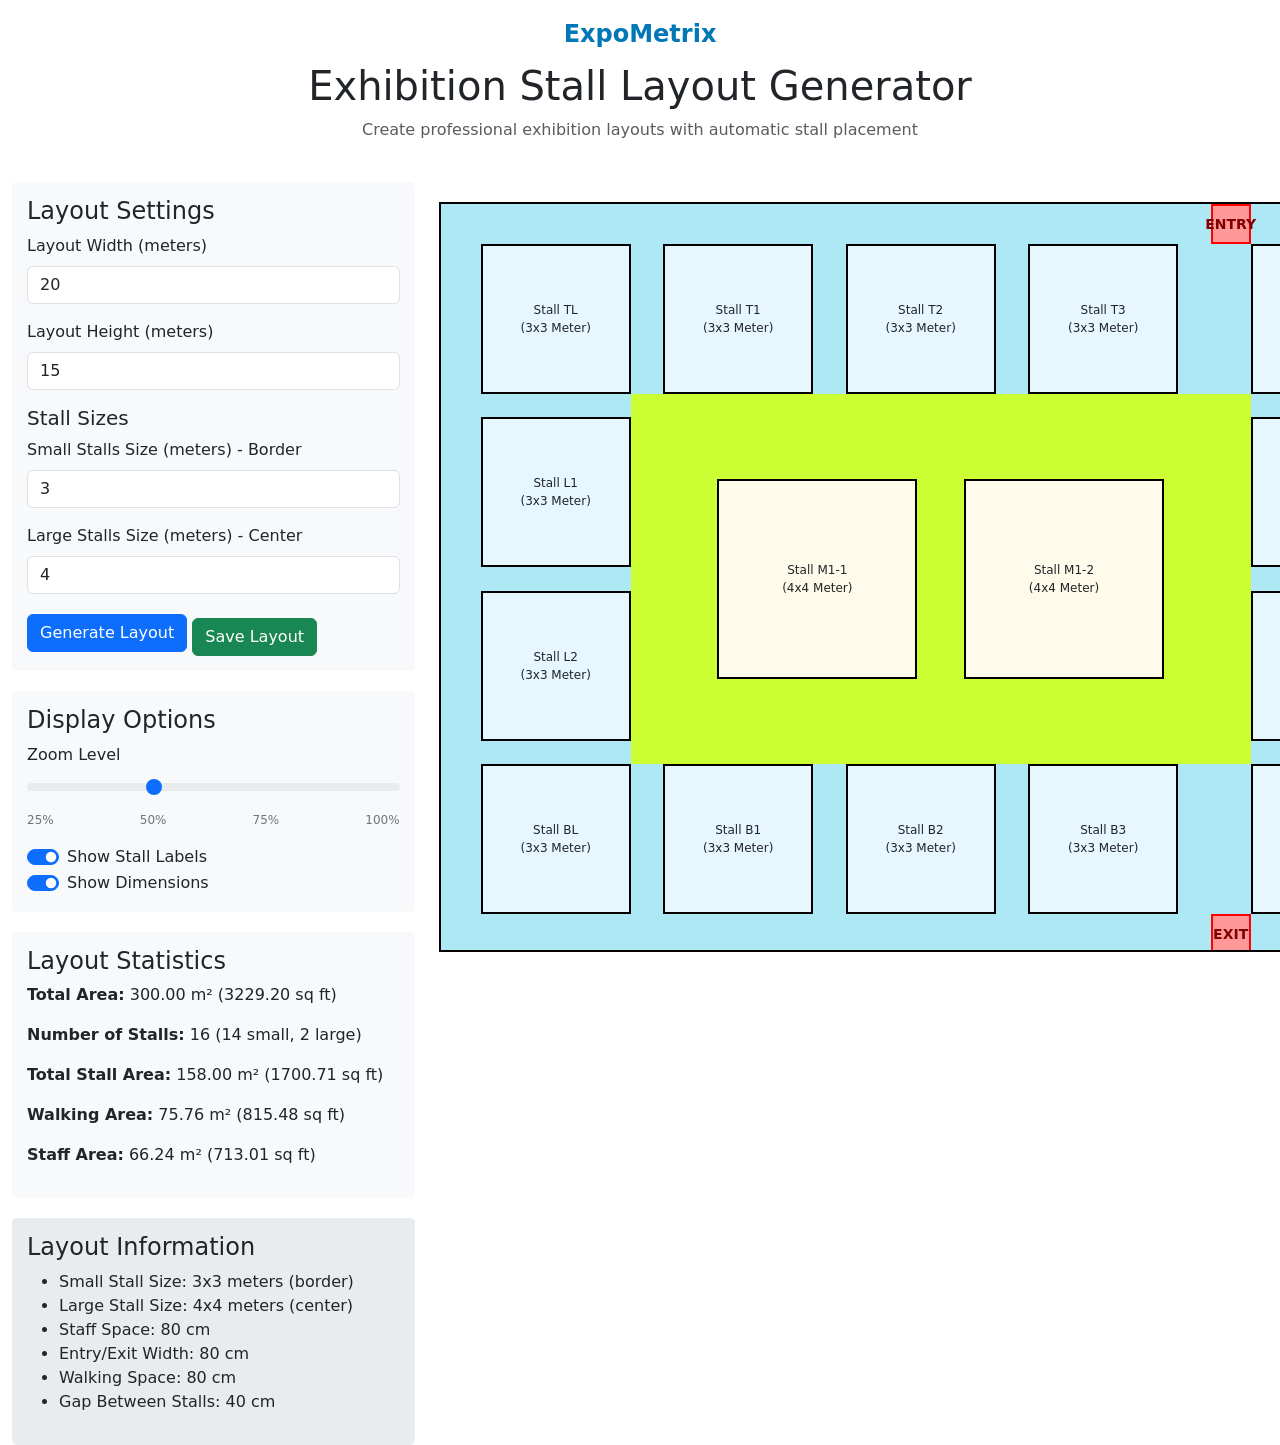
<file: frontend/f_layout.html>
<!DOCTYPE html>
<html lang="en">

<head>
    <meta charset="UTF-8">
    <meta name="viewport" content="width=device-width, initial-scale=1.0">
    <title>ExpoMetrix - Stall Layout Generator</title>
    <link href="https://cdnjs.cloudflare.com/ajax/libs/bootstrap/5.3.0/css/bootstrap.min.css" rel="stylesheet">
    <style>
        .layout-container {
            position: relative;
            border: 2px solid #000;
            margin: 20px auto;
            background-color: #ADE8F4;
            overflow: auto;
        }

        .stall {
            position: absolute;
            background-color: white;
            border: 2px solid #000;
            display: flex;
            align-items: center;
            justify-content: center;
            font-size: 12px;
            cursor: pointer;
            overflow: hidden;
            text-align: center;
        }

        .small-stall {
            background-color: #E6F7FF;
        }

        .large-stall {
            background-color: #FFFBEB;
        }

        .staff-space {
            position: absolute;
            background-color: #ADE8F4;
            display: flex;
            align-items: center;
            justify-content: center;
            font-size: 12px;
        }

        .walking-space {
            position: absolute;
            background-color: #CCFF33;
            display: flex;
            align-items: center;
            justify-content: center;
            font-size: 12px;
        }

        .gate {
            position: absolute;
            background-color: #FF9999;
            border: 2px solid #FF0000;
            display: flex;
            align-items: center;
            justify-content: center;
            font-weight: bold;
            font-size: 14px;
            color: #800000;
        }

        .modal-xl {
            max-width: 90%;
        }

        .layout-controls {
            background-color: #f8f9fa;
            border-radius: 5px;
            padding: 15px;
            margin-bottom: 20px;
        }

        #scaleFactor {
            width: 100%;
        }

        .scale-label {
            margin-top: 5px;
            font-size: 12px;
            color: #6c757d;
        }

        .info-section {
            background-color: #e9ecef;
            border-radius: 5px;
            padding: 15px;
            margin-top: 15px;
        }

        .logo {
            font-size: 24px;
            font-weight: bold;
            color: #0077B6;
            margin-bottom: 10px;
        }
    </style>
</head>

<body>
    <div class="container-fluid mt-3">
        <div class="row">
            <div class="col-12 text-center mb-4">
                <div class="logo">ExpoMetrix</div>
                <h1>Exhibition Stall Layout Generator</h1>
                <p class="text-muted">Create professional exhibition layouts with automatic stall placement</p>
            </div>
        </div>

        <div class="row">
            <div class="col-md-4">
                <div class="layout-controls">
                    <h4>Layout Settings</h4>
                    <div class="mb-3">
                        <label for="layoutWidth" class="form-label">Layout Width (meters)</label>
                        <input type="number" class="form-control" id="layoutWidth" value="20" min="10" step="0.5">
                    </div>
                    <div class="mb-3">
                        <label for="layoutHeight" class="form-label">Layout Height (meters)</label>
                        <input type="number" class="form-control" id="layoutHeight" value="15" min="8" step="0.5">
                    </div>

                    <h5 class="mt-3">Stall Sizes</h5>
                    <div class="mb-3">
                        <label for="smallStallSize" class="form-label">Small Stalls Size (meters) - Border</label>
                        <input type="number" class="form-control" id="smallStallSize" value="3" min="2" max="5"
                            step="0.5">
                    </div>
                    <div class="mb-3">
                        <label for="largeStallSize" class="form-label">Large Stalls Size (meters) - Center</label>
                        <input type="number" class="form-control" id="largeStallSize" value="4" min="3" max="8"
                            step="0.5">
                    </div>

                    <button id="generateLayout" class="btn btn-primary">Generate Layout</button>
                    <!-- Save Layout Button - add below the Generate Layout button -->
                    <button id="saveLayout" class="btn btn-success mt-2">Save Layout</button>

                </div>

                <div class="layout-controls">
                    <h4>Display Options</h4>
                    <div class="mb-3">
                        <label for="scaleFactor" class="form-label">Zoom Level</label>
                        <input type="range" class="form-range" id="scaleFactor" min="25" max="100" value="50">
                        <div class="d-flex justify-content-between scale-label">
                            <span>25%</span>
                            <span>50%</span>
                            <span>75%</span>
                            <span>100%</span>
                        </div>
                    </div>
                    <div class="form-check form-switch">
                        <input class="form-check-input" type="checkbox" id="showLabels" checked>
                        <label class="form-check-label" for="showLabels">Show Stall Labels</label>
                    </div>
                    <div class="form-check form-switch">
                        <input class="form-check-input" type="checkbox" id="showDimensions" checked>
                        <label class="form-check-label" for="showDimensions">Show Dimensions</label>
                    </div>
                </div>

                <div class="layout-controls">
                    <h4>Layout Statistics</h4>
                    <p><strong>Total Area:</strong> <span id="totalArea">0</span> m² (<span id="totalAreaFt">0</span> sq
                        ft)</p>
                    <p><strong>Number of Stalls:</strong> <span id="stallCount">0</span> (<span
                            id="smallStallCount">0</span> small, <span id="largeStallCount">0</span> large)</p>
                    <p><strong>Total Stall Area:</strong> <span id="stallArea">0</span> m² (<span
                            id="stallAreaFt">0</span> sq ft)</p>
                    <p><strong>Walking Area:</strong> <span id="walkingArea">0</span> m² (<span
                            id="walkingAreaFt">0</span> sq ft)</p>
                    <p><strong>Staff Area:</strong> <span id="staffArea">0</span> m² (<span id="staffAreaFt">0</span> sq
                        ft)</p>
                </div>

                <div class="info-section">
                    <h4>Layout Information</h4>
                    <ul>
                        <li>Small Stall Size: <span id="small-stall-size-info">3x3 meters</span> (border)</li>
                        <li>Large Stall Size: <span id="large-stall-size-info">4x4 meters</span> (center)</li>
                        <li>Staff Space: 80 cm</li>
                        <li>Entry/Exit Width: 80 cm</li>
                        <li>Walking Space: 80 cm</li>
                        <li>Gap Between Stalls: 40 cm</li>
                    </ul>
                </div>
            </div>

            <div class="col-md-8">
                <div id="layoutContainer" class="layout-container">
                    <!-- The layout will be generated here -->
                </div>
            </div>
        </div>
    </div>

    <!-- Stall Rename Modal -->
    <div class="modal fade" id="stallModal" tabindex="-1" aria-hidden="true">
        <div class="modal-dialog">
            <div class="modal-content">
                <div class="modal-header">
                    <h5 class="modal-title">Edit Stall</h5>
                    <button type="button" class="btn-close" data-bs-dismiss="modal" aria-label="Close"></button>
                </div>
                <div class="modal-body">
                    <div class="mb-3">
                        <label for="stallName" class="form-label">Stall Name</label>
                        <input type="text" class="form-control" id="stallName">
                    </div>
                </div>
                <div class="modal-footer">
                    <button type="button" class="btn btn-secondary" data-bs-dismiss="modal">Cancel</button>
                    <button type="button" class="btn btn-primary" id="saveStallName">Save</button>
                </div>
            </div>
        </div>
    </div>

    <script src="https://cdnjs.cloudflare.com/ajax/libs/bootstrap/5.3.0/js/bootstrap.bundle.min.js"></script>
    <script>
        // Constants
        const STAFF_SPACE = 0.8; // 80 cm
        const GATE_WIDTH = 0.8; // 80 cm
        const WALKING_SPACE = 0.8; // 80 cm
        const STALL_GAP = 0.4; // 40 cm
        const METERS_TO_FEET = 10.764; // Conversion factor

        // DOM Elements
        const layoutContainer = document.getElementById('layoutContainer');
        const layoutWidth = document.getElementById('layoutWidth');
        const layoutHeight = document.getElementById('layoutHeight');
        const smallStallSizeInput = document.getElementById('smallStallSize');
        const largeStallSizeInput = document.getElementById('largeStallSize');
        const generateButton = document.getElementById('generateLayout');
        const scaleFactorInput = document.getElementById('scaleFactor');
        const showLabelsCheckbox = document.getElementById('showLabels');
        const showDimensionsCheckbox = document.getElementById('showDimensions');
        const totalAreaSpan = document.getElementById('totalArea');
        const totalAreaFtSpan = document.getElementById('totalAreaFt');
        const stallCountSpan = document.getElementById('stallCount');
        const smallStallCountSpan = document.getElementById('smallStallCount');
        const largeStallCountSpan = document.getElementById('largeStallCount');
        const stallAreaSpan = document.getElementById('stallArea');
        const stallAreaFtSpan = document.getElementById('stallAreaFt');
        const walkingAreaSpan = document.getElementById('walkingArea');
        const walkingAreaFtSpan = document.getElementById('walkingAreaFt');
        const staffAreaSpan = document.getElementById('staffArea');
        const staffAreaFtSpan = document.getElementById('staffAreaFt');
        const smallStallSizeInfo = document.getElementById('small-stall-size-info');
        const largeStallSizeInfo = document.getElementById('large-stall-size-info');

        // Modal elements
        const stallModal = new bootstrap.Modal(document.getElementById('stallModal'));
        const stallNameInput = document.getElementById('stallName');
        const saveStallNameButton = document.getElementById('saveStallName');

        let currentStall = null;
        let stallsData = [];
        let smallStallsCount = 0;
        let largeStallsCount = 0;
        let pixelsPerMeter = 50; // Initial scale

        // Event Listeners
        generateButton.addEventListener('click', generateLayout);
        scaleFactorInput.addEventListener('input', updateScale);
        showLabelsCheckbox.addEventListener('change', updateDisplayOptions);
        showDimensionsCheckbox.addEventListener('change', updateDisplayOptions);
        saveStallNameButton.addEventListener('click', saveStallName);

        // Initialize
        generateLayout();

        function generateLayout() {
            // Clear previous layout
            layoutContainer.innerHTML = '';
            stallsData = [];
            smallStallsCount = 0;
            largeStallsCount = 0;

            // Get user input
            const width = parseFloat(layoutWidth.value);
            const height = parseFloat(layoutHeight.value);
            const smallStallSize = parseFloat(smallStallSizeInput.value);
            const largeStallSize = parseFloat(largeStallSizeInput.value);

            if (isNaN(width) || isNaN(height) || width < 10 || height < 8) {
                alert('Please enter valid dimensions (minimum width: 10m, minimum height: 8m)');
                return;
            }

            if (isNaN(smallStallSize) || isNaN(largeStallSize) ||
                smallStallSize < 2 || largeStallSize < 3 ||
                smallStallSize > largeStallSize) {
                alert('Please enter valid stall sizes. Large stall size must be greater than small stall size.');
                return;
            }

            // Update stall size info
            smallStallSizeInfo.textContent = `${smallStallSize}x${smallStallSize} meters`;
            largeStallSizeInfo.textContent = `${largeStallSize}x${largeStallSize} meters`;

            // Set container size
            layoutContainer.style.width = `${width * pixelsPerMeter}px`;
            layoutContainer.style.height = `${height * pixelsPerMeter}px`;

            // Create layout
            createLayout(width, height, smallStallSize, largeStallSize);

            // Update stats
            updateStatistics(width, height, smallStallSize, largeStallSize);

            // Update display options
            updateDisplayOptions();
        }

        function createLayout(width, height, smallStallSize, largeStallSize) {
            // Calculate available space
            const innerWidth = width - (2 * STAFF_SPACE);
            const innerHeight = height - (2 * STAFF_SPACE);

            // Create outer staff space areas
            createStaffSpaces(width, height);

            // Create entry and exit gates
            createGates(width, height);

            // Create outer perimeter stalls (small size)
            createOuterStalls(width, height, smallStallSize);

            // Create inner area and stalls (large size)
            createInnerArea(width, height, smallStallSize, largeStallSize);
        }

        function createStaffSpaces(width, height) {
            // Top staff space
            createElement('staff-space', {
                left: 0,
                top: 0,
                width: width,
                height: STAFF_SPACE
            }, 'Space for stall staff');

            // Bottom staff space
            createElement('staff-space', {
                left: 0,
                top: height - STAFF_SPACE,
                width: width,
                height: STAFF_SPACE
            }, 'Space for stall staff');

            // Left staff space
            createElement('staff-space', {
                left: 0,
                top: STAFF_SPACE,
                width: STAFF_SPACE,
                height: height - (2 * STAFF_SPACE)
            }, 'Space for stall staff');

            // Right staff space
            createElement('staff-space', {
                left: width - STAFF_SPACE,
                top: STAFF_SPACE,
                width: STAFF_SPACE,
                height: height - (2 * STAFF_SPACE)
            }, 'Space for stall staff');
        }

        function createGates(width, height) {
            // Entry gate (top right)
            createGate({
                left: width - STAFF_SPACE - GATE_WIDTH - smallStallSizeInput.value,
                top: 0,
                width: GATE_WIDTH,
                height: STAFF_SPACE
            }, 'ENTRY');

            // Exit gate (bottom right)
            createGate({
                left: width - STAFF_SPACE - GATE_WIDTH - smallStallSizeInput.value,
                top: height - STAFF_SPACE,
                width: GATE_WIDTH,
                height: STAFF_SPACE
            }, 'EXIT');
        }

        function createGate(position, label) {
            const gate = document.createElement('div');
            gate.className = 'gate';
            gate.style.left = `${position.left * pixelsPerMeter}px`;
            gate.style.top = `${position.top * pixelsPerMeter}px`;
            gate.style.width = `${position.width * pixelsPerMeter}px`;
            gate.style.height = `${position.height * pixelsPerMeter}px`;
            gate.textContent = label;

            layoutContainer.appendChild(gate);
            return gate;
        }

        function createOuterStalls(width, height, stallSize) {
            // Available space after excluding gates and corners
            const availableTopWidth = width - 2 * STAFF_SPACE - GATE_WIDTH - (2 * stallSize);
            const availableBottomWidth = width - 2 * STAFF_SPACE - GATE_WIDTH - (2 * stallSize);
            const availableHeight = height - 2 * STAFF_SPACE - (2 * stallSize);

            // Calculate how many full stalls can fit
            const topStallsCount = Math.max(0, Math.floor((availableTopWidth - STALL_GAP) / (stallSize + STALL_GAP)));
            const bottomStallsCount = Math.max(0, Math.floor((availableBottomWidth - STALL_GAP) / (stallSize + STALL_GAP)));
            const leftStallsCount = Math.max(0, Math.floor((availableHeight - STALL_GAP) / (stallSize + STALL_GAP)));
            const rightStallsCount = Math.max(0, Math.floor((availableHeight - STALL_GAP) / (stallSize + STALL_GAP)));

            // Create top stalls (avoiding corners and entry gate)
            const topStallStartX = STAFF_SPACE + stallSize;

            // Calculate spacing to distribute stalls evenly
            let topGap = STALL_GAP;
            if (topStallsCount > 0) {
                const totalStallWidth = topStallsCount * stallSize;
                const totalGapWidth = (topStallsCount + 1) * STALL_GAP;

                if (totalStallWidth + totalGapWidth <= availableTopWidth) {
                    // We can fit with minimum gaps
                    topGap = (availableTopWidth - totalStallWidth) / (topStallsCount + 1);
                }
            }

            let topX = topStallStartX + topGap;
            for (let i = 0; i < topStallsCount; i++) {
                createStall({
                    left: topX,
                    top: STAFF_SPACE,
                    width: stallSize,
                    height: stallSize
                }, `T${i + 1}`, true);

                topX += stallSize + topGap;
            }

            // Create bottom stalls (avoiding corners and exit gate)
            const bottomStallStartX = STAFF_SPACE + stallSize;

            // Calculate spacing to distribute stalls evenly
            let bottomGap = STALL_GAP;
            if (bottomStallsCount > 0) {
                const totalStallWidth = bottomStallsCount * stallSize;
                const totalGapWidth = (bottomStallsCount + 1) * STALL_GAP;

                if (totalStallWidth + totalGapWidth <= availableBottomWidth) {
                    // We can fit with minimum gaps
                    bottomGap = (availableBottomWidth - totalStallWidth) / (bottomStallsCount + 1);
                }
            }

            let bottomX = bottomStallStartX + bottomGap;
            for (let i = 0; i < bottomStallsCount; i++) {
                createStall({
                    left: bottomX,
                    top: height - STAFF_SPACE - stallSize,
                    width: stallSize,
                    height: stallSize
                }, `B${i + 1}`, true);

                bottomX += stallSize + bottomGap;
            }

            // Create left stalls (avoiding corners)
            const leftStallStartY = STAFF_SPACE + stallSize;

            // Calculate spacing to distribute stalls evenly
            let leftGap = STALL_GAP;
            if (leftStallsCount > 0) {
                const totalStallHeight = leftStallsCount * stallSize;
                const totalGapHeight = (leftStallsCount + 1) * STALL_GAP;

                if (totalStallHeight + totalGapHeight <= availableHeight) {
                    // We can fit with minimum gaps
                    leftGap = (availableHeight - totalStallHeight) / (leftStallsCount + 1);
                }
            }

            let leftY = leftStallStartY + leftGap;
            for (let i = 0; i < leftStallsCount; i++) {
                createStall({
                    left: STAFF_SPACE,
                    top: leftY,
                    width: stallSize,
                    height: stallSize
                }, `L${i + 1}`, true);

                leftY += stallSize + leftGap;
            }

            // Create right stalls (avoiding corners)
            const rightStallStartY = STAFF_SPACE + stallSize;

            // Calculate spacing to distribute stalls evenly
            let rightGap = STALL_GAP;
            if (rightStallsCount > 0) {
                const totalStallHeight = rightStallsCount * stallSize;
                const totalGapHeight = (rightStallsCount + 1) * STALL_GAP;

                if (totalStallHeight + totalGapHeight <= availableHeight) {
                    // We can fit with minimum gaps
                    rightGap = (availableHeight - totalStallHeight) / (rightStallsCount + 1);
                }
            }

            let rightY = rightStallStartY + rightGap;
            for (let i = 0; i < rightStallsCount; i++) {
                createStall({
                    left: width - STAFF_SPACE - stallSize,
                    top: rightY,
                    width: stallSize,
                    height: stallSize
                }, `R${i + 1}`, true);

                rightY += stallSize + rightGap;
            }

            // Create corner stalls
            // Top-left corner
            createStall({
                left: STAFF_SPACE,
                top: STAFF_SPACE,
                width: stallSize,
                height: stallSize
            }, `TL`, true);

            // Top-right corner (if not interfering with entry gate)
            if (width - STAFF_SPACE - stallSize - GATE_WIDTH > STAFF_SPACE + stallSize) {
                createStall({
                    left: width - STAFF_SPACE - stallSize,
                    top: STAFF_SPACE,
                    width: stallSize,
                    height: stallSize
                }, `TR`, true);
            }

            // Bottom-left corner
            createStall({
                left: STAFF_SPACE,
                top: height - STAFF_SPACE - stallSize,
                width: stallSize,
                height: stallSize
            }, `BL`, true);

            // Bottom-right corner (if not interfering with exit gate)
            if (width - STAFF_SPACE - stallSize - GATE_WIDTH > STAFF_SPACE + stallSize) {
                createStall({
                    left: width - STAFF_SPACE - stallSize,
                    top: height - STAFF_SPACE - stallSize,
                    width: stallSize,
                    height: stallSize
                }, `BR`, true);
            }
        }

        function createInnerArea(width, height, smallStallSize, largeStallSize) {
            // Calculate inner area dimensions
            const innerLeft = STAFF_SPACE + smallStallSize + WALKING_SPACE;
            const innerTop = STAFF_SPACE + smallStallSize + WALKING_SPACE;
            const innerWidth = width - 2 * (STAFF_SPACE + smallStallSize + WALKING_SPACE);
            const innerHeight = height - 2 * (STAFF_SPACE + smallStallSize + WALKING_SPACE);

            // Skip if inner area is too small
            if (innerWidth < largeStallSize || innerHeight < largeStallSize) {
                return;
            }

            // Create surrounding walking space
            createElement('walking-space', {
                left: STAFF_SPACE + smallStallSize,
                top: STAFF_SPACE + smallStallSize,
                width: innerWidth + 2 * WALKING_SPACE,
                height: innerHeight + 2 * WALKING_SPACE
            }, 'Space for people to walk');

            // Calculate how many rows and columns can fit in inner area
            const maxRows = Math.max(1, Math.floor((innerHeight + STALL_GAP) / (largeStallSize + STALL_GAP)));
            const maxCols = Math.max(1, Math.floor((innerWidth + STALL_GAP) / (largeStallSize + STALL_GAP)));

            // Skip if we can't fit stalls
            if (maxRows < 1 || maxCols < 1) return;

            // Calculate spacing to distribute stalls evenly
            const colGap = (innerWidth - (maxCols * largeStallSize)) / (maxCols + 1);

            // If we have more than 2 rows, we need walking paths between rows
            if (maxRows > 2) {
                // Distribute stalls in groups with walking paths between them
                const rowsPerGroup = 2;
                const groupCount = Math.ceil(maxRows / rowsPerGroup);
                const availableHeight = innerHeight - ((groupCount - 1) * WALKING_SPACE);
                const rowsToDistribute = Math.min(maxRows, groupCount * rowsPerGroup);
                const rowHeight = largeStallSize + STALL_GAP;
                const totalRowHeight = rowsToDistribute * rowHeight - STALL_GAP;
                const extraSpace = availableHeight - totalRowHeight;
                const verticalPadding = extraSpace / 2;

                for (let group = 0; group < groupCount; group++) {
                    const groupStartRow = group * rowsPerGroup;
                    const groupRowCount = Math.min(rowsPerGroup, maxRows - groupStartRow);

                    // Group's vertical position
                    const groupTop = innerTop + verticalPadding + group * ((rowsPerGroup * rowHeight) + WALKING_SPACE - STALL_GAP);

                    // Create walking path before this group (except first group)
                    if (group > 0) {
                        createElement('walking-space', {
                            left: innerLeft - WALKING_SPACE,
                            top: groupTop - WALKING_SPACE,
                            width: innerWidth + 2 * WALKING_SPACE,
                            height: WALKING_SPACE
                        }, 'Walking path between stall rows');
                    }

                    // Create stalls for this group
                    for (let r = 0; r < groupRowCount; r++) {
                        const rowTop = groupTop + r * rowHeight;

                        // Create staff space for this row
                        createElement('staff-space', {
                            left: innerLeft,
                            top: rowTop + largeStallSize,
                            width: innerWidth,
                            height: STALL_GAP
                        }, 'Space for staff');

                        // Create stalls for this row
                        for (let c = 0; c < maxCols; c++) {
                            const stallLeft = innerLeft + colGap + c * (largeStallSize + colGap);
                            createStall({
                                left: stallLeft,
                                top: rowTop,
                                width: largeStallSize,
                                height: largeStallSize
                            }, `M${group * rowsPerGroup + r + 1}-${c + 1}`, false);
                        }
                    }
                }
            } else {
                // Simple case: Just distribute the rows evenly
                const rowGap = (innerHeight - (maxRows * largeStallSize)) / (maxRows + 1);

                for (let r = 0; r < maxRows; r++) {
                    const rowTop = innerTop + rowGap + r * (largeStallSize + rowGap);

                    // Create staff space after this row (except last row)
                    if (r < maxRows - 1) {
                        createElement('staff-space', {
                            left: innerLeft,
                            top: rowTop + largeStallSize,
                            width: innerWidth,
                            height: STALL_GAP
                        }, 'Space for staff');
                    }

                    // Create stalls for this row
                    for (let c = 0; c < maxCols; c++) {
                        const stallLeft = innerLeft + colGap + c * (largeStallSize + colGap);
                        createStall({
                            left: stallLeft,
                            top: rowTop,
                            width: largeStallSize,
                            height: largeStallSize
                        }, `M${r + 1}-${c + 1}`, false);
                    }
                }
            }
        }

        function createStall(position, defaultName, isSmall) {
            const stall = document.createElement('div');
            stall.className = 'stall';

            if (isSmall) {
                stall.classList.add('small-stall');
                smallStallsCount++;
            } else {
                stall.classList.add('large-stall');
                largeStallsCount++;
            }

            stall.style.left = `${position.left * pixelsPerMeter}px`;
            stall.style.top = `${position.top * pixelsPerMeter}px`;
            stall.style.width = `${position.width * pixelsPerMeter}px`;
            stall.style.height = `${position.height * pixelsPerMeter}px`;

            const stallData = {
                id: 'stall-' + stallsData.length,
                name: `Stall ${defaultName}`,
                position: position,
                isSmall: isSmall
            };

            stall.id = stallData.id;
            stall.innerHTML = stallData.name + `<br>(${position.width}x${position.height} Meter)`;

            stall.addEventListener('click', () => openStallModal(stallData));

            stallsData.push(stallData);
            layoutContainer.appendChild(stall);
            return stall;
        }

        function createElement(className, position, title) {
            const element = document.createElement('div');
            element.className = className;
            element.style.left = `${position.left * pixelsPerMeter}px`;
            element.style.top = `${position.top * pixelsPerMeter}px`;
            element.style.width = `${position.width * pixelsPerMeter}px`;
            element.style.height = `${position.height * pixelsPerMeter}px`;
            element.title = title;

            layoutContainer.appendChild(element);
            return element;
        }

        function updateScale() {
            const scaleFactor = parseInt(scaleFactorInput.value);
            pixelsPerMeter = scaleFactor;

            // Update layout
            generateLayout();
        }

        function updateDisplayOptions() {
            const showLabels = showLabelsCheckbox.checked;
            const showDimensions = showDimensionsCheckbox.checked;

            document.querySelectorAll('.stall').forEach(stall => {
                const stallData = stallsData.find(s => s.id === stall.id);
                if (stallData) {
                    if (showLabels && showDimensions) {
                        stall.innerHTML = `${stallData.name}<br>(${stallData.position.width}x${stallData.position.height} Meter)`;
                    } else if (showLabels) {
                        stall.innerHTML = stallData.name;
                    } else if (showDimensions) {
                        stall.innerHTML = `(${stallData.position.width}x${stallData.position.height} Meter)`;
                    } else {
                        stall.innerHTML = '';
                    }
                }
            });
        }

        function updateStatistics(width, height, smallStallSize, largeStallSize) {
            // Calculate and update statistics
            const totalArea = width * height;
            totalAreaSpan.textContent = totalArea.toFixed(2);
            totalAreaFtSpan.textContent = (totalArea * METERS_TO_FEET).toFixed(2);

            const smallStallArea = smallStallsCount * (smallStallSize * smallStallSize);
            const largeStallArea = largeStallsCount * (largeStallSize * largeStallSize);
            const totalStallArea = smallStallArea + largeStallArea;

            stallCountSpan.textContent = smallStallsCount + largeStallsCount;
            smallStallCountSpan.textContent = smallStallsCount;
            largeStallCountSpan.textContent = largeStallsCount;
            stallAreaSpan.textContent = totalStallArea.toFixed(2);
            stallAreaFtSpan.textContent = (totalStallArea * METERS_TO_FEET).toFixed(2);

            // Calculate staff areas (perimeter + gaps between stalls)
            const perimeterStaffArea =
                (2 * width * STAFF_SPACE) + // Top and bottom
                (2 * (height - 2 * STAFF_SPACE) * STAFF_SPACE); // Left and right

            // Estimate staff area between stalls (this is approximate)
            const stallGapsArea = (smallStallsCount + largeStallsCount) * STALL_GAP * 2;
            const totalStaffArea = perimeterStaffArea + stallGapsArea;

            staffAreaSpan.textContent = totalStaffArea.toFixed(2);
            staffAreaFtSpan.textContent = (totalStaffArea * METERS_TO_FEET).toFixed(2);

            // Calculate walking space (total area minus stalls and staff areas)
            const walkingArea = totalArea - totalStallArea - totalStaffArea;
            walkingAreaSpan.textContent = walkingArea.toFixed(2);
            walkingAreaFtSpan.textContent = (walkingArea * METERS_TO_FEET).toFixed(2);
        }

        function openStallModal(stallData) {
            currentStall = stallData;
            stallNameInput.value = stallData.name;
            stallModal.show();
        }

        function saveStallName() {
            if (currentStall && stallNameInput.value.trim()) {
                currentStall.name = stallNameInput.value.trim();

                // Update stall display
                const stallElement = document.getElementById(currentStall.id);
                if (stallElement) {
                    const showLabels = showLabelsCheckbox.checked;
                    const showDimensions = showDimensionsCheckbox.checked;

                    if (showLabels && showDimensions) {
                        stallElement.innerHTML = `${currentStall.name}<br>(${currentStall.position.width}x${currentStall.position.height} Meter)`;
                    } else if (showLabels) {
                        stallElement.innerHTML = currentStall.name;
                    } else if (showDimensions) {
                        stallElement.innerHTML = `(${currentStall.position.width}x${currentStall.position.height} Meter)`;
                    }
                }

                stallModal.hide();
            }
        }

        // Add export functionality (could be expanded)
        function exportLayout() {
            // Create exportable data
            const layoutData = {
                dimensions: {
                    width: parseFloat(layoutWidth.value),
                    height: parseFloat(layoutHeight.value)
                },
                stallSizes: {
                    small: parseFloat(smallStallSizeInput.value),
                    large: parseFloat(largeStallSizeInput.value)
                },
                stalls: stallsData
            };

            // Create and download the JSON file
            const dataStr = "data:text/json;charset=utf-8," + encodeURIComponent(JSON.stringify(layoutData, null, 2));
            const downloadAnchorNode = document.createElement('a');
            downloadAnchorNode.setAttribute("href", dataStr);
            downloadAnchorNode.setAttribute("download", "exhibition-layout.json");
            document.body.appendChild(downloadAnchorNode);
            downloadAnchorNode.click();
            downloadAnchorNode.remove();
        }

        // This function could be added to import saved layouts
        function importLayout(layoutData) {
            if (!layoutData || !layoutData.dimensions || !layoutData.stallSizes || !Array.isArray(layoutData.stalls)) {
                alert('Invalid layout data format');
                return;
            }

            // Set dimensions
            layoutWidth.value = layoutData.dimensions.width;
            layoutHeight.value = layoutData.dimensions.height;

            // Set stall sizes
            smallStallSizeInput.value = layoutData.stallSizes.small;
            largeStallSizeInput.value = layoutData.stallSizes.large;

            // Generate the layout
            generateLayout();

            // Update stall names if available
            layoutData.stalls.forEach(savedStall => {
                const matchingStall = stallsData.find(s =>
                    s.position.left === savedStall.position.left &&
                    s.position.top === savedStall.position.top &&
                    s.position.width === savedStall.position.width &&
                    s.position.height === savedStall.position.height
                );

                if (matchingStall) {
                    matchingStall.name = savedStall.name;

                    // Update display
                    const stallElement = document.getElementById(matchingStall.id);
                    if (stallElement) {
                        stallElement.innerHTML = `${matchingStall.name}<br>(${matchingStall.position.width}x${matchingStall.position.height} Meter)`;
                    }
                }
            });

            // Update display options
            updateDisplayOptions();
        }

        // Add event listener for Save Layout button
        document.getElementById('saveLayout').addEventListener('click', saveLayoutToServer);

        function saveLayoutToServer() {
    // Gather the basic layout data from the page inputs
    const layoutWidthValue = parseFloat(layoutWidth.value);
    const layoutHeightValue = parseFloat(layoutHeight.value);
    const smallStallSizeValue = parseFloat(smallStallSizeInput.value);
    const largeStallSizeValue = parseFloat(largeStallSizeInput.value);

    // Create an object to hold layout data including scale
    const layoutData = {
        // If you have an exhibition id, adjust accordingly; here defaulting to 1
        exhibition_id: 1,
        dimensions: {
            width: layoutWidthValue,
            height: layoutHeightValue
        },
        stallSizes: {
            small: smallStallSizeValue,
            large: largeStallSizeValue
        },
        layout_scale: pixelsPerMeter, // Added layout scale to send
        stalls: stallsData  // stallsData is built during layout generation
    };

    // Send the layoutData to the server using fetch API
    fetch('save_layout.php', {
        method: 'POST',
        headers: {
            'Content-Type': 'application/json'
        },
        body: JSON.stringify(layoutData)
    })
    .then(response => response.json())
    .then(data => {
        if(data.success) {
            alert('Layout saved successfully!');
        } else {
            alert('Error saving layout: ' + data.error);
        }
    })
    .catch(err => {
        console.error('Error:', err);
        alert('An error occurred while saving the layout.');
    });
}

function initializeLayoutPage() {
      const generateBtn = document.getElementById("generateBtn");
      const layoutContainer = document.getElementById("layoutContainer");

      if (generateBtn) {
        generateBtn.addEventListener("click", () => {
          layoutContainer.innerHTML = ""; // Clear previous
          for (let i = 1; i <= 20; i++) {
            const box = document.createElement("div");
            box.classList.add("stall-box");
            box.textContent = `Stall ${i}`;
            layoutContainer.appendChild(box);
          }
        });
      }
    }
// Ensure this listener is in place (if not already done)
document.getElementById('saveLayout').addEventListener('click', saveLayoutToServer);


    </script>
</body>

</html>
</file>
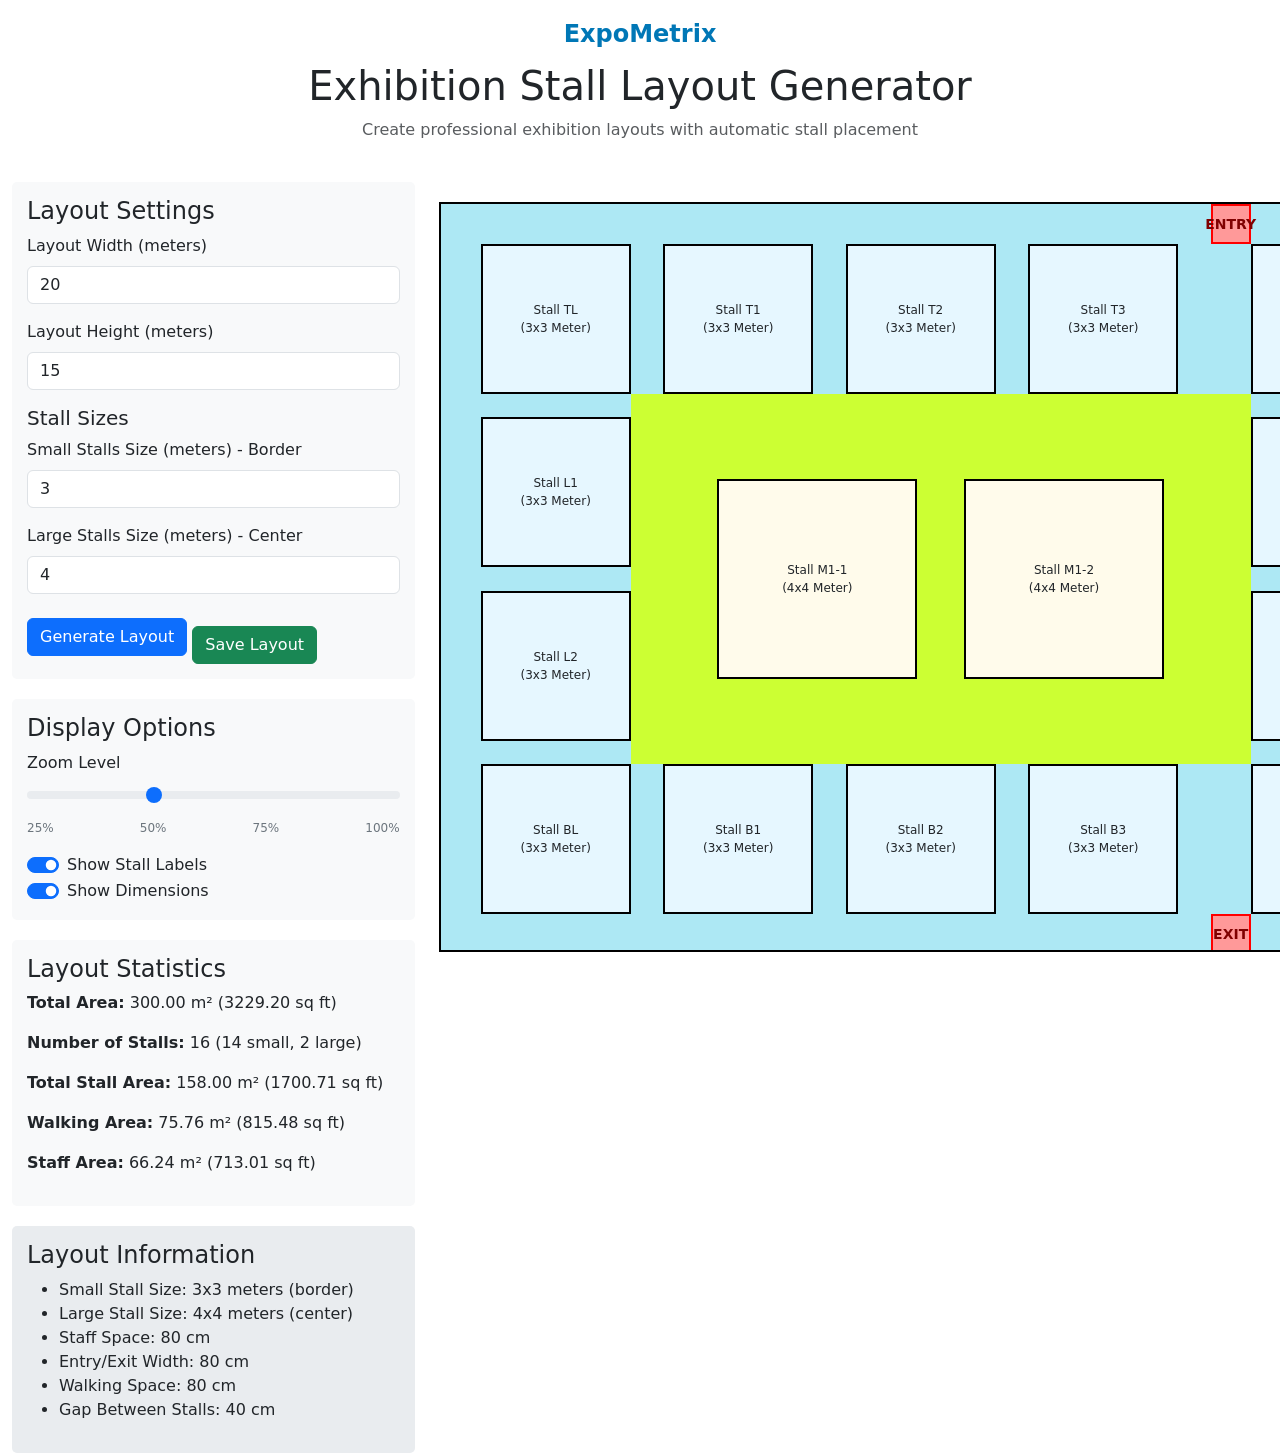
<file: frontend/final_automatic_layout.html>
<!DOCTYPE html>
<html lang="en">
<head>
    <meta charset="UTF-8">
    <meta name="viewport" content="width=device-width, initial-scale=1.0">
    <title>ExpoMetrix - Stall Layout Generator</title>
    <link href="https://cdnjs.cloudflare.com/ajax/libs/bootstrap/5.3.0/css/bootstrap.min.css" rel="stylesheet">
    <style>
        .layout-container {
            position: relative;
            border: 2px solid #000;
            margin: 20px auto;
            background-color: #ADE8F4;
            overflow: auto;
        }
        
        .stall {
            position: absolute;
            background-color: white;
            border: 2px solid #000;
            display: flex;
            align-items: center;
            justify-content: center;
            font-size: 12px;
            cursor: pointer;
            overflow: hidden;
            text-align: center;
        }
        
        .small-stall {
            background-color: #E6F7FF;
        }
        
        .large-stall {
            background-color: #FFFBEB;
        }
        
        .staff-space {
            position: absolute;
            background-color: #ADE8F4;
            display: flex;
            align-items: center;
            justify-content: center;
            font-size: 12px;
        }
        
        .walking-space {
            position: absolute;
            background-color: #CCFF33;
            display: flex;
            align-items: center;
            justify-content: center;
            font-size: 12px;
        }
        
        .gate {
            position: absolute;
            background-color: #FF9999;
            border: 2px solid #FF0000;
            display: flex;
            align-items: center;
            justify-content: center;
            font-weight: bold;
            font-size: 14px;
            color: #800000;
        }
        
        .modal-xl {
            max-width: 90%;
        }
        
        .layout-controls {
            background-color: #f8f9fa;
            border-radius: 5px;
            padding: 15px;
            margin-bottom: 20px;
        }
        
        #scaleFactor {
            width: 100%;
        }
        
        .scale-label {
            margin-top: 5px;
            font-size: 12px;
            color: #6c757d;
        }

        .info-section {
            background-color: #e9ecef;
            border-radius: 5px;
            padding: 15px;
            margin-top: 15px;
        }

        .logo {
            font-size: 24px;
            font-weight: bold;
            color: #0077B6;
            margin-bottom: 10px;
        }
    </style>
</head>
<body>
    <div class="container-fluid mt-3">
        <div class="row">
            <div class="col-12 text-center mb-4">
                <div class="logo">ExpoMetrix</div>
                <h1>Exhibition Stall Layout Generator</h1>
                <p class="text-muted">Create professional exhibition layouts with automatic stall placement</p>
            </div>
        </div>
        
        <div class="row">
            <div class="col-md-4">
                <div class="layout-controls">
                    <h4>Layout Settings</h4>
                    <div class="mb-3">
                        <label for="layoutWidth" class="form-label">Layout Width (meters)</label>
                        <input type="number" class="form-control" id="layoutWidth" value="20" min="10" step="0.5">
                    </div>
                    <div class="mb-3">
                        <label for="layoutHeight" class="form-label">Layout Height (meters)</label>
                        <input type="number" class="form-control" id="layoutHeight" value="15" min="8" step="0.5">
                    </div>
                    
                    <h5 class="mt-3">Stall Sizes</h5>
                    <div class="mb-3">
                        <label for="smallStallSize" class="form-label">Small Stalls Size (meters) - Border</label>
                        <input type="number" class="form-control" id="smallStallSize" value="3" min="2" max="5" step="0.5">
                    </div>
                    <div class="mb-3">
                        <label for="largeStallSize" class="form-label">Large Stalls Size (meters) - Center</label>
                        <input type="number" class="form-control" id="largeStallSize" value="4" min="3" max="8" step="0.5">
                    </div>
                    
                    <button id="generateLayout" class="btn btn-primary">Generate Layout</button>
                    <!-- Add this button in your layout-controls div, after the Generate Layout button -->
<button id="saveLayout" class="btn btn-success mt-3">Save Layout</button>
                </div>
                
                <div class="layout-controls">
                    <h4>Display Options</h4>
                    <div class="mb-3">
                        <label for="scaleFactor" class="form-label">Zoom Level</label>
                        <input type="range" class="form-range" id="scaleFactor" min="25" max="100" value="50">
                        <div class="d-flex justify-content-between scale-label">
                            <span>25%</span>
                            <span>50%</span>
                            <span>75%</span>
                            <span>100%</span>
                        </div>
                    </div>
                    <div class="form-check form-switch">
                        <input class="form-check-input" type="checkbox" id="showLabels" checked>
                        <label class="form-check-label" for="showLabels">Show Stall Labels</label>
                    </div>
                    <div class="form-check form-switch">
                        <input class="form-check-input" type="checkbox" id="showDimensions" checked>
                        <label class="form-check-label" for="showDimensions">Show Dimensions</label>
                    </div>
                </div>
                
                <div class="layout-controls">
                    <h4>Layout Statistics</h4>
                    <p><strong>Total Area:</strong> <span id="totalArea">0</span> m² (<span id="totalAreaFt">0</span> sq ft)</p>
                    <p><strong>Number of Stalls:</strong> <span id="stallCount">0</span> (<span id="smallStallCount">0</span> small, <span id="largeStallCount">0</span> large)</p>
                    <p><strong>Total Stall Area:</strong> <span id="stallArea">0</span> m² (<span id="stallAreaFt">0</span> sq ft)</p>
                    <p><strong>Walking Area:</strong> <span id="walkingArea">0</span> m² (<span id="walkingAreaFt">0</span> sq ft)</p>
                    <p><strong>Staff Area:</strong> <span id="staffArea">0</span> m² (<span id="staffAreaFt">0</span> sq ft)</p>
                </div>

                <div class="info-section">
                    <h4>Layout Information</h4>
                    <ul>
                        <li>Small Stall Size: <span id="small-stall-size-info">3x3 meters</span> (border)</li>
                        <li>Large Stall Size: <span id="large-stall-size-info">4x4 meters</span> (center)</li>
                        <li>Staff Space: 80 cm</li>
                        <li>Entry/Exit Width: 80 cm</li>
                        <li>Walking Space: 80 cm</li>
                        <li>Gap Between Stalls: 40 cm</li>
                    </ul>
                </div>
            </div>
            
            <div class="col-md-8">
                <div id="layoutContainer" class="layout-container">
                    <!-- The layout will be generated here -->
                </div>
            </div>
        </div>
    </div>
    
    <!-- Stall Rename Modal -->
    <div class="modal fade" id="stallModal" tabindex="-1" aria-hidden="true">
        <div class="modal-dialog">
            <div class="modal-content">
                <div class="modal-header">
                    <h5 class="modal-title">Edit Stall</h5>
                    <button type="button" class="btn-close" data-bs-dismiss="modal" aria-label="Close"></button>
                </div>
                <div class="modal-body">
                    <div class="mb-3">
                        <label for="stallName" class="form-label">Stall Name</label>
                        <input type="text" class="form-control" id="stallName">
                    </div>
                </div>
                <div class="modal-footer">
                    <button type="button" class="btn btn-secondary" data-bs-dismiss="modal">Cancel</button>
                    <button type="button" class="btn btn-primary" id="saveStallName">Save</button>
                </div>
            </div>
        </div>
    </div>
    
    <script src="https://cdnjs.cloudflare.com/ajax/libs/bootstrap/5.3.0/js/bootstrap.bundle.min.js"></script>
    <script>
        // Constants
        const STAFF_SPACE = 0.8; // 80 cm
        const GATE_WIDTH = 0.8; // 80 cm
        const WALKING_SPACE = 0.8; // 80 cm
        const STALL_GAP = 0.4; // 40 cm
        const METERS_TO_FEET = 10.764; // Conversion factor
        
        // DOM Elements
        const layoutContainer = document.getElementById('layoutContainer');
        const layoutWidth = document.getElementById('layoutWidth');
        const layoutHeight = document.getElementById('layoutHeight');
        const smallStallSizeInput = document.getElementById('smallStallSize');
        const largeStallSizeInput = document.getElementById('largeStallSize');
        const generateButton = document.getElementById('generateLayout');
        const scaleFactorInput = document.getElementById('scaleFactor');
        const showLabelsCheckbox = document.getElementById('showLabels');
        const showDimensionsCheckbox = document.getElementById('showDimensions');
        const totalAreaSpan = document.getElementById('totalArea');
        const totalAreaFtSpan = document.getElementById('totalAreaFt');
        const stallCountSpan = document.getElementById('stallCount');
        const smallStallCountSpan = document.getElementById('smallStallCount');
        const largeStallCountSpan = document.getElementById('largeStallCount');
        const stallAreaSpan = document.getElementById('stallArea');
        const stallAreaFtSpan = document.getElementById('stallAreaFt');
        const walkingAreaSpan = document.getElementById('walkingArea');
        const walkingAreaFtSpan = document.getElementById('walkingAreaFt');
        const staffAreaSpan = document.getElementById('staffArea');
        const staffAreaFtSpan = document.getElementById('staffAreaFt');
        const smallStallSizeInfo = document.getElementById('small-stall-size-info');
        const largeStallSizeInfo = document.getElementById('large-stall-size-info');
        
        // Modal elements
        const stallModal = new bootstrap.Modal(document.getElementById('stallModal'));
        const stallNameInput = document.getElementById('stallName');
        const saveStallNameButton = document.getElementById('saveStallName');
        
        let currentStall = null;
        let stallsData = [];
        let smallStallsCount = 0;
        let largeStallsCount = 0;
        let pixelsPerMeter = 50; // Initial scale
        
        // Event Listeners
        generateButton.addEventListener('click', generateLayout);
        scaleFactorInput.addEventListener('input', updateScale);
        showLabelsCheckbox.addEventListener('change', updateDisplayOptions);
        showDimensionsCheckbox.addEventListener('change', updateDisplayOptions);
        saveStallNameButton.addEventListener('click', saveStallName);
        
        // Initialize
        generateLayout();
        
        function generateLayout() {
            // Clear previous layout
            layoutContainer.innerHTML = '';
            stallsData = [];
            smallStallsCount = 0;
            largeStallsCount = 0;
            
            // Get user input
            const width = parseFloat(layoutWidth.value);
            const height = parseFloat(layoutHeight.value);
            const smallStallSize = parseFloat(smallStallSizeInput.value);
            const largeStallSize = parseFloat(largeStallSizeInput.value);
            
            if (isNaN(width) || isNaN(height) || width < 10 || height < 8) {
                alert('Please enter valid dimensions (minimum width: 10m, minimum height: 8m)');
                return;
            }
            
            if (isNaN(smallStallSize) || isNaN(largeStallSize) || 
                smallStallSize < 2 || largeStallSize < 3 || 
                smallStallSize > largeStallSize) {
                alert('Please enter valid stall sizes. Large stall size must be greater than small stall size.');
                return;
            }
            
            // Update stall size info
            smallStallSizeInfo.textContent = `${smallStallSize}x${smallStallSize} meters`;
            largeStallSizeInfo.textContent = `${largeStallSize}x${largeStallSize} meters`;
            
            // Set container size
            layoutContainer.style.width = `${width * pixelsPerMeter}px`;
            layoutContainer.style.height = `${height * pixelsPerMeter}px`;
            
            // Create layout
            createLayout(width, height, smallStallSize, largeStallSize);
            
            // Update stats
            updateStatistics(width, height, smallStallSize, largeStallSize);
            
            // Update display options
            updateDisplayOptions();
        }
        
        function createLayout(width, height, smallStallSize, largeStallSize) {
            // Calculate available space
            const innerWidth = width - (2 * STAFF_SPACE);
            const innerHeight = height - (2 * STAFF_SPACE);
            
            // Create outer staff space areas
            createStaffSpaces(width, height);
            
            // Create entry and exit gates
            createGates(width, height);
            
            // Create outer perimeter stalls (small size)
            createOuterStalls(width, height, smallStallSize);
            
            // Create inner area and stalls (large size)
            createInnerArea(width, height, smallStallSize, largeStallSize);
        }
        
        function createStaffSpaces(width, height) {
            // Top staff space
            createElement('staff-space', {
                left: 0,
                top: 0,
                width: width,
                height: STAFF_SPACE
            }, 'Space for stall staff');
            
            // Bottom staff space
            createElement('staff-space', {
                left: 0,
                top: height - STAFF_SPACE,
                width: width,
                height: STAFF_SPACE
            }, 'Space for stall staff');
            
            // Left staff space
            createElement('staff-space', {
                left: 0,
                top: STAFF_SPACE,
                width: STAFF_SPACE,
                height: height - (2 * STAFF_SPACE)
            }, 'Space for stall staff');
            
            // Right staff space
            createElement('staff-space', {
                left: width - STAFF_SPACE,
                top: STAFF_SPACE,
                width: STAFF_SPACE,
                height: height - (2 * STAFF_SPACE)
            }, 'Space for stall staff');
        }
        
        function createGates(width, height) {
            // Entry gate (top right)
            createGate({
                left: width - STAFF_SPACE - GATE_WIDTH - smallStallSizeInput.value,
                top: 0,
                width: GATE_WIDTH,
                height: STAFF_SPACE
            }, 'ENTRY');
            
            // Exit gate (bottom right)
            createGate({
                left: width - STAFF_SPACE - GATE_WIDTH - smallStallSizeInput.value,
                top: height - STAFF_SPACE,
                width: GATE_WIDTH,
                height: STAFF_SPACE
            }, 'EXIT');
        }
        
        function createGate(position, label) {
            const gate = document.createElement('div');
            gate.className = 'gate';
            gate.style.left = `${position.left * pixelsPerMeter}px`;
            gate.style.top = `${position.top * pixelsPerMeter}px`;
            gate.style.width = `${position.width * pixelsPerMeter}px`;
            gate.style.height = `${position.height * pixelsPerMeter}px`;
            gate.textContent = label;
            
            layoutContainer.appendChild(gate);
            return gate;
        }
        
        function createOuterStalls(width, height, stallSize) {
            // Available space after excluding gates and corners
            const availableTopWidth = width - 2 * STAFF_SPACE - GATE_WIDTH - (2 * stallSize);
            const availableBottomWidth = width - 2 * STAFF_SPACE - GATE_WIDTH - (2 * stallSize);
            const availableHeight = height - 2 * STAFF_SPACE - (2 * stallSize);
            
            // Calculate how many full stalls can fit
            const topStallsCount = Math.max(0, Math.floor((availableTopWidth - STALL_GAP) / (stallSize + STALL_GAP)));
            const bottomStallsCount = Math.max(0, Math.floor((availableBottomWidth - STALL_GAP) / (stallSize + STALL_GAP)));
            const leftStallsCount = Math.max(0, Math.floor((availableHeight - STALL_GAP) / (stallSize + STALL_GAP)));
            const rightStallsCount = Math.max(0, Math.floor((availableHeight - STALL_GAP) / (stallSize + STALL_GAP)));
            
            // Create top stalls (avoiding corners and entry gate)
            const topStallStartX = STAFF_SPACE + stallSize;
            
            // Calculate spacing to distribute stalls evenly
            let topGap = STALL_GAP;
            if (topStallsCount > 0) {
                const totalStallWidth = topStallsCount * stallSize;
                const totalGapWidth = (topStallsCount + 1) * STALL_GAP;
                
                if (totalStallWidth + totalGapWidth <= availableTopWidth) {
                    // We can fit with minimum gaps
                    topGap = (availableTopWidth - totalStallWidth) / (topStallsCount + 1);
                }
            }
            
            let topX = topStallStartX + topGap;
            for (let i = 0; i < topStallsCount; i++) {
                createStall({
                    left: topX,
                    top: STAFF_SPACE,
                    width: stallSize,
                    height: stallSize
                }, `T${i+1}`, true);
                
                topX += stallSize + topGap;
            }
            
            // Create bottom stalls (avoiding corners and exit gate)
            const bottomStallStartX = STAFF_SPACE + stallSize;
            
            // Calculate spacing to distribute stalls evenly
            let bottomGap = STALL_GAP;
            if (bottomStallsCount > 0) {
                const totalStallWidth = bottomStallsCount * stallSize;
                const totalGapWidth = (bottomStallsCount + 1) * STALL_GAP;
                
                if (totalStallWidth + totalGapWidth <= availableBottomWidth) {
                    // We can fit with minimum gaps
                    bottomGap = (availableBottomWidth - totalStallWidth) / (bottomStallsCount + 1);
                }
            }
            
            let bottomX = bottomStallStartX + bottomGap;
            for (let i = 0; i < bottomStallsCount; i++) {
                createStall({
                    left: bottomX,
                    top: height - STAFF_SPACE - stallSize,
                    width: stallSize,
                    height: stallSize
                }, `B${i+1}`, true);
                
                bottomX += stallSize + bottomGap;
            }
            
            // Create left stalls (avoiding corners)
            const leftStallStartY = STAFF_SPACE + stallSize;
            
            // Calculate spacing to distribute stalls evenly
            let leftGap = STALL_GAP;
            if (leftStallsCount > 0) {
                const totalStallHeight = leftStallsCount * stallSize;
                const totalGapHeight = (leftStallsCount + 1) * STALL_GAP;
                
                if (totalStallHeight + totalGapHeight <= availableHeight) {
                    // We can fit with minimum gaps
                    leftGap = (availableHeight - totalStallHeight) / (leftStallsCount + 1);
                }
            }
            
            let leftY = leftStallStartY + leftGap;
            for (let i = 0; i < leftStallsCount; i++) {
                createStall({
                    left: STAFF_SPACE,
                    top: leftY,
                    width: stallSize,
                    height: stallSize
                }, `L${i+1}`, true);
                
                leftY += stallSize + leftGap;
            }
            
            // Create right stalls (avoiding corners)
            const rightStallStartY = STAFF_SPACE + stallSize;
            
            // Calculate spacing to distribute stalls evenly
            let rightGap = STALL_GAP;
            if (rightStallsCount > 0) {
                const totalStallHeight = rightStallsCount * stallSize;
                const totalGapHeight = (rightStallsCount + 1) * STALL_GAP;
                
                if (totalStallHeight + totalGapHeight <= availableHeight) {
                    // We can fit with minimum gaps
                    rightGap = (availableHeight - totalStallHeight) / (rightStallsCount + 1);
                }
            }
            
            let rightY = rightStallStartY + rightGap;
            for (let i = 0; i < rightStallsCount; i++) {
                createStall({
                    left: width - STAFF_SPACE - stallSize,
                    top: rightY,
                    width: stallSize,
                    height: stallSize
                }, `R${i+1}`, true);
                
                rightY += stallSize + rightGap;
            }
            
            // Create corner stalls
            // Top-left corner
            createStall({
                left: STAFF_SPACE,
                top: STAFF_SPACE,
                width: stallSize,
                height: stallSize
            }, `TL`, true);
            
            // Top-right corner (if not interfering with entry gate)
            if (width - STAFF_SPACE - stallSize - GATE_WIDTH > STAFF_SPACE + stallSize) {
                createStall({
                    left: width - STAFF_SPACE - stallSize,
                    top: STAFF_SPACE,
                    width: stallSize,
                    height: stallSize
                }, `TR`, true);
            }
            
            // Bottom-left corner
            createStall({
                left: STAFF_SPACE,
                top: height - STAFF_SPACE - stallSize,
                width: stallSize,
                height: stallSize
            }, `BL`, true);
            
            // Bottom-right corner (if not interfering with exit gate)
            if (width - STAFF_SPACE - stallSize - GATE_WIDTH > STAFF_SPACE + stallSize) {
                createStall({
                    left: width - STAFF_SPACE - stallSize,
                    top: height - STAFF_SPACE - stallSize,
                    width: stallSize,
                    height: stallSize
                }, `BR`, true);
            }
        }
        
        function createInnerArea(width, height, smallStallSize, largeStallSize) {
            // Calculate inner area dimensions
            const innerLeft = STAFF_SPACE + smallStallSize + WALKING_SPACE;
            const innerTop = STAFF_SPACE + smallStallSize + WALKING_SPACE;
            const innerWidth = width - 2 * (STAFF_SPACE + smallStallSize + WALKING_SPACE);
            const innerHeight = height - 2 * (STAFF_SPACE + smallStallSize + WALKING_SPACE);
            
            // Skip if inner area is too small
            if (innerWidth < largeStallSize || innerHeight < largeStallSize) {
                return;
            }
            
            // Create surrounding walking space
            createElement('walking-space', {
                left: STAFF_SPACE + smallStallSize,
                top: STAFF_SPACE + smallStallSize,
                width: innerWidth + 2 * WALKING_SPACE,
                height: innerHeight + 2 * WALKING_SPACE
            }, 'Space for people to walk');
            
            // Calculate how many rows and columns can fit in inner area
            const maxRows = Math.max(1, Math.floor((innerHeight + STALL_GAP) / (largeStallSize + STALL_GAP)));
            const maxCols = Math.max(1, Math.floor((innerWidth + STALL_GAP) / (largeStallSize + STALL_GAP)));
            
            // Skip if we can't fit stalls
            if (maxRows < 1 || maxCols < 1) return;
            
            // Calculate spacing to distribute stalls evenly
            const colGap = (innerWidth - (maxCols * largeStallSize)) / (maxCols + 1);
            
            // If we have more than 2 rows, we need walking paths between rows
            if (maxRows > 2) {
                // Distribute stalls in groups with walking paths between them
                const rowsPerGroup = 2;
                const groupCount = Math.ceil(maxRows / rowsPerGroup);
                const availableHeight = innerHeight - ((groupCount - 1) * WALKING_SPACE);
                const rowsToDistribute = Math.min(maxRows, groupCount * rowsPerGroup);
                const rowHeight = largeStallSize + STALL_GAP;
                const totalRowHeight = rowsToDistribute * rowHeight - STALL_GAP;
                const extraSpace = availableHeight - totalRowHeight;
                const verticalPadding = extraSpace / 2;
                
                for (let group = 0; group < groupCount; group++) {
                    const groupStartRow = group * rowsPerGroup;
                    const groupRowCount = Math.min(rowsPerGroup, maxRows - groupStartRow);
                    
                    // Group's vertical position
                    const groupTop = innerTop + verticalPadding + group * ((rowsPerGroup * rowHeight) + WALKING_SPACE - STALL_GAP);
                    
                    // Create walking path before this group (except first group)
                    if (group > 0) {
                        createElement('walking-space', {
                            left: innerLeft - WALKING_SPACE,
                            top: groupTop - WALKING_SPACE,
                            width: innerWidth + 2 * WALKING_SPACE,
                            height: WALKING_SPACE
                        }, 'Walking path between stall rows');
                    }
                    
                    // Create stalls for this group
                    for (let r = 0; r < groupRowCount; r++) {
                        const rowTop = groupTop + r * rowHeight;
                        
                        // Create staff space for this row
                        createElement('staff-space', {
                            left: innerLeft,
                            top: rowTop + largeStallSize,
                            width: innerWidth,
                            height: STALL_GAP
                        }, 'Space for staff');
                        
                        // Create stalls for this row
                        for (let c = 0; c < maxCols; c++) {
                            const stallLeft = innerLeft + colGap + c * (largeStallSize + colGap);
                            createStall({
                                left: stallLeft,
                                top: rowTop,
                                width: largeStallSize,
                                height: largeStallSize
                            }, `M${group * rowsPerGroup + r + 1}-${c+1}`, false);
                        }
                    }
                }
            } else {
                // Simple case: Just distribute the rows evenly
                const rowGap = (innerHeight - (maxRows * largeStallSize)) / (maxRows + 1);
                
                for (let r = 0; r < maxRows; r++) {
                    const rowTop = innerTop + rowGap + r * (largeStallSize + rowGap);
                    
                    // Create staff space after this row (except last row)
                    if (r < maxRows - 1) {
                        createElement('staff-space', {
                            left: innerLeft,
                            top: rowTop + largeStallSize,
                            width: innerWidth,
                            height: STALL_GAP
                        }, 'Space for staff');
                    }
                    
                    // Create stalls for this row
                    for (let c = 0; c < maxCols; c++) {
                        const stallLeft = innerLeft + colGap + c * (largeStallSize + colGap);
                        createStall({
                            left: stallLeft,
                            top: rowTop,
                            width: largeStallSize,
                            height: largeStallSize
                        }, `M${r+1}-${c+1}`, false);
                    }
                }
            }
        }

        function createStall(position, defaultName, isSmall) {
            const stall = document.createElement('div');
            stall.className = 'stall';
            
            if (isSmall) {
                stall.classList.add('small-stall');
                smallStallsCount++;
            } else {
                stall.classList.add('large-stall');
                largeStallsCount++;
            }
            
            stall.style.left = `${position.left * pixelsPerMeter}px`;
            stall.style.top = `${position.top * pixelsPerMeter}px`;
            stall.style.width = `${position.width * pixelsPerMeter}px`;
            stall.style.height = `${position.height * pixelsPerMeter}px`;
            
            const stallData = {
                id: 'stall-' + stallsData.length,
                name: `Stall ${defaultName}`,
                position: position,
                isSmall: isSmall
            };
            
            stall.id = stallData.id;
            stall.innerHTML = stallData.name + `<br>(${position.width}x${position.height} Meter)`;
            
            stall.addEventListener('click', () => openStallModal(stallData));
            
            stallsData.push(stallData);
            layoutContainer.appendChild(stall);
            return stall;
        }
        
        function createElement(className, position, title) {
            const element = document.createElement('div');
            element.className = className;
            element.style.left = `${position.left * pixelsPerMeter}px`;
            element.style.top = `${position.top * pixelsPerMeter}px`;
            element.style.width = `${position.width * pixelsPerMeter}px`;
            element.style.height = `${position.height * pixelsPerMeter}px`;
            element.title = title;
            
            layoutContainer.appendChild(element);
            return element;
        }
        
        function updateScale() {
            const scaleFactor = parseInt(scaleFactorInput.value);
            pixelsPerMeter = scaleFactor;
            
            // Update layout
            generateLayout();
        }
        
        function updateDisplayOptions() {
            const showLabels = showLabelsCheckbox.checked;
            const showDimensions = showDimensionsCheckbox.checked;
            
            document.querySelectorAll('.stall').forEach(stall => {
                const stallData = stallsData.find(s => s.id === stall.id);
                if (stallData) {
                    if (showLabels && showDimensions) {
                        stall.innerHTML = `${stallData.name}<br>(${stallData.position.width}x${stallData.position.height} Meter)`;
                    } else if (showLabels) {
                        stall.innerHTML = stallData.name;
                    } else if (showDimensions) {
                        stall.innerHTML = `(${stallData.position.width}x${stallData.position.height} Meter)`;
                    } else {
                        stall.innerHTML = '';
                    }
                }
            });
        }
        
        function updateStatistics(width, height, smallStallSize, largeStallSize) {
            // Calculate and update statistics
            const totalArea = width * height;
            totalAreaSpan.textContent = totalArea.toFixed(2);
            totalAreaFtSpan.textContent = (totalArea * METERS_TO_FEET).toFixed(2);
            
            const smallStallArea = smallStallsCount * (smallStallSize * smallStallSize);
            const largeStallArea = largeStallsCount * (largeStallSize * largeStallSize);
            const totalStallArea = smallStallArea + largeStallArea;
            
            stallCountSpan.textContent = smallStallsCount + largeStallsCount;
            smallStallCountSpan.textContent = smallStallsCount;
            largeStallCountSpan.textContent = largeStallsCount;
            stallAreaSpan.textContent = totalStallArea.toFixed(2);
            stallAreaFtSpan.textContent = (totalStallArea * METERS_TO_FEET).toFixed(2);
            
            // Calculate staff areas (perimeter + gaps between stalls)
            const perimeterStaffArea = 
                (2 * width * STAFF_SPACE) + // Top and bottom
                (2 * (height - 2 * STAFF_SPACE) * STAFF_SPACE); // Left and right
            
            // Estimate staff area between stalls (this is approximate)
            const stallGapsArea = (smallStallsCount + largeStallsCount) * STALL_GAP * 2;
            const totalStaffArea = perimeterStaffArea + stallGapsArea;
            
            staffAreaSpan.textContent = totalStaffArea.toFixed(2);
            staffAreaFtSpan.textContent = (totalStaffArea * METERS_TO_FEET).toFixed(2);
            
            // Calculate walking space (total area minus stalls and staff areas)
            const walkingArea = totalArea - totalStallArea - totalStaffArea;
            walkingAreaSpan.textContent = walkingArea.toFixed(2);
            walkingAreaFtSpan.textContent = (walkingArea * METERS_TO_FEET).toFixed(2);
        }
        
        function openStallModal(stallData) {
            currentStall = stallData;
            stallNameInput.value = stallData.name;
            stallModal.show();
        }
        
        function saveStallName() {
            if (currentStall && stallNameInput.value.trim()) {
                currentStall.name = stallNameInput.value.trim();
                
                // Update stall display
                const stallElement = document.getElementById(currentStall.id);
                if (stallElement) {
                    const showLabels = showLabelsCheckbox.checked;
                    const showDimensions = showDimensionsCheckbox.checked;
                    
                    if (showLabels && showDimensions) {
                        stallElement.innerHTML = `${currentStall.name}<br>(${currentStall.position.width}x${currentStall.position.height} Meter)`;
                    } else if (showLabels) {
                        stallElement.innerHTML = currentStall.name;
                    } else if (showDimensions) {
                        stallElement.innerHTML = `(${currentStall.position.width}x${currentStall.position.height} Meter)`;
                    }
                }
                
                stallModal.hide();
            }
        }
        
        // Add export functionality (could be expanded)
        function exportLayout() {
            // Create exportable data
            const layoutData = {
                dimensions: {
                    width: parseFloat(layoutWidth.value),
                    height: parseFloat(layoutHeight.value)
                },
                stallSizes: {
                    small: parseFloat(smallStallSizeInput.value),
                    large: parseFloat(largeStallSizeInput.value)
                },
                stalls: stallsData
            };
            
            // Create and download the JSON file
            const dataStr = "data:text/json;charset=utf-8," + encodeURIComponent(JSON.stringify(layoutData, null, 2));
            const downloadAnchorNode = document.createElement('a');
            downloadAnchorNode.setAttribute("href", dataStr);
            downloadAnchorNode.setAttribute("download", "exhibition-layout.json");
            document.body.appendChild(downloadAnchorNode);
            downloadAnchorNode.click();
            downloadAnchorNode.remove();
        }

        function extractLayoutData() {
    // Get layout dimensions and settings
    const layoutWidth = parseFloat(document.getElementById('layoutWidth').value);
    const layoutHeight = parseFloat(document.getElementById('layoutHeight').value);
    const smallStallSize = parseFloat(document.getElementById('smallStallSize').value);
    const largeStallSize = parseFloat(document.getElementById('largeStallSize').value);
    const scaleFactor = parseInt(document.getElementById('scaleFactor').value);
    
     // Get actual gate positions from the layout
     const gates = Array.from(document.querySelectorAll('.gate'));
    const entryGate = gates.find(gate => gate.textContent.includes('ENTRY') || gate.textContent.includes('ENTRY'));
    const exitGate = gates.find(gate => gate.textContent.includes('EXIT'));
    
    // Calculate entry and exit points based on actual gate positions
    const entryPoint = {
        x: entryGate ? parseFloat(entryGate.style.left) / pixelsPerMeter : width - STAFF_SPACE - GATE_WIDTH - smallStallSizeInput.value,
        y: entryGate ? parseFloat(entryGate.style.top) / pixelsPerMeter : 0,
        width: GATE_WIDTH,
        height: STAFF_SPACE
    };
    
    const exitPoint = {
        x: exitGate ? parseFloat(exitGate.style.left) / pixelsPerMeter : width - STAFF_SPACE - GATE_WIDTH - smallStallSizeInput.value,
        y: exitGate ? parseFloat(exitGate.style.top) / pixelsPerMeter : height - STAFF_SPACE,
        width: GATE_WIDTH,
        height: STAFF_SPACE
    };
    
    // Prepare the full JSON layout data
    const layoutJson = {
        dimensions: {
            width: layoutWidth,
            height: layoutHeight,
            area: layoutWidth * layoutHeight,
            scaleFactor: scaleFactor,
            pixelsPerMeter: scaleFactor
        },
        settings: {
            smallStallSize: smallStallSize,
            largeStallSize: largeStallSize,
            staffSpace: 0.8, // STAFF_SPACE constant
            gateWidth: 0.8,  // GATE_WIDTH constant
            walkingSpace: 0.8, // WALKING_SPACE constant
            stallGap: 0.4 // STALL_GAP constant
        },
        entryPoint: entryPoint,
        exitPoint: exitPoint,
        stalls: stallsData.map(stall => ({
            id: stall.id,
            name: stall.name,
            position: stall.position,
            isSmall: stall.isSmall,
            size: stall.isSmall ? smallStallSize : largeStallSize,
            type: stall.isSmall ? "border" : "center"
        })),
        statistics: {
            totalStalls: smallStallsCount + largeStallsCount,
            smallStallsCount: smallStallsCount,
            largeStallsCount: largeStallsCount,
            totalStallArea: (smallStallsCount * smallStallSize * smallStallSize) + 
                           (largeStallsCount * largeStallSize * largeStallSize),
            walkingArea: (layoutWidth * layoutHeight) - 
                        ((smallStallsCount * smallStallSize * smallStallSize) + 
                        (largeStallsCount * largeStallSize * largeStallSize)) -
                        ((2 * layoutWidth * 0.8) + (2 * (layoutHeight - 2 * 0.8) * 0.8)) // Staff area
        }
    };
    
    // Prepare data for SQL insertion
    const layoutTableData = {
        Layout_id: null, // This would be auto-incremented in the database
        Exhibition_id: null, // You would set this based on your application context
        Length: layoutHeight,
        Width: layoutWidth,
        Area: layoutWidth * layoutHeight,
        Entry_point: JSON.stringify(entryPoint),
        Exit_point: JSON.stringify(exitPoint)
    };
    
    const stallsTableData = stallsData.map((stall, index) => ({
        Stall_id: null, // This would be auto-incremented in the database
        Layout_id: null, // This would reference the Layout_id after insertion
        Size: stall.isSmall ? `${smallStallSize}x${smallStallSize}` : `${largeStallSize}x${largeStallSize}`,
        Stall_type: stall.isSmall ? "border" : "center",
        Price: 0, // You would set this based on your pricing logic
        Status: "available", // Default status
        layout_json: JSON.stringify(layoutJson),
        grid_size: stall.isSmall ? smallStallSize : largeStallSize,
        layout_scale: scaleFactor
    }));
    
    return {
        layoutTableData: layoutTableData,
        stallsTableData: stallsTableData,
        fullLayoutJson: layoutJson
    };
}

// Example usage:
// const extractedData = extractLayoutData();
// console.log(extractedData);
        
        // This function could be added to import saved layouts
        function importLayout(layoutData) {
            if (!layoutData || !layoutData.dimensions || !layoutData.stallSizes || !Array.isArray(layoutData.stalls)) {
                alert('Invalid layout data format');
                return;
            }
            
            // Set dimensions
            layoutWidth.value = layoutData.dimensions.width;
            layoutHeight.value = layoutData.dimensions.height;
            
            // Set stall sizes
            smallStallSizeInput.value = layoutData.stallSizes.small;
            largeStallSizeInput.value = layoutData.stallSizes.large;
            
            // Generate the layout
            generateLayout();
            
            // Update stall names if available
            layoutData.stalls.forEach(savedStall => {
                const matchingStall = stallsData.find(s => 
                    s.position.left === savedStall.position.left && 
                    s.position.top === savedStall.position.top &&
                    s.position.width === savedStall.position.width &&
                    s.position.height === savedStall.position.height
                );
                
                if (matchingStall) {
                    matchingStall.name = savedStall.name;
                    
                    // Update display
                    const stallElement = document.getElementById(matchingStall.id);
                    if (stallElement) {
                        stallElement.innerHTML = `${matchingStall.name}<br>(${matchingStall.position.width}x${matchingStall.position.height} Meter)`;
                    }
                }
            });
            
            // Update display options
            updateDisplayOptions();
        }

        // Add this to your existing JavaScript
document.getElementById('saveLayout').addEventListener('click', saveLayoutToDatabase);

function saveLayoutToDatabase() {
    const extractedData = extractLayoutData();
    
    // Show loading state
    const saveBtn = document.getElementById('saveLayout');
    const originalText = saveBtn.innerHTML;
    saveBtn.innerHTML = '<span class="spinner-border spinner-border-sm" role="status" aria-hidden="true"></span> Saving...';
    saveBtn.disabled = true;
    
    // Send data to PHP backend
    fetch('automatic_save_layout.php', {
        method: 'POST',
        headers: {
            'Content-Type': 'application/json',
        },
        body: JSON.stringify(extractedData.fullLayoutJson)
    })
    .then(response => response.json())
    .then(data => {
        if (data.success) {
            alert('Layout saved successfully!');
            // You could redirect or update UI here
        } else {
            alert('Error saving layout: ' + data.message);
        }
    })
    .catch((error) => {
        alert('Error: ' + error);
    })
    .finally(() => {
        // Restore button state
        saveBtn.innerHTML = originalText;
        saveBtn.disabled = false;
    });
}
    </script>
</body>
</html>
</file>
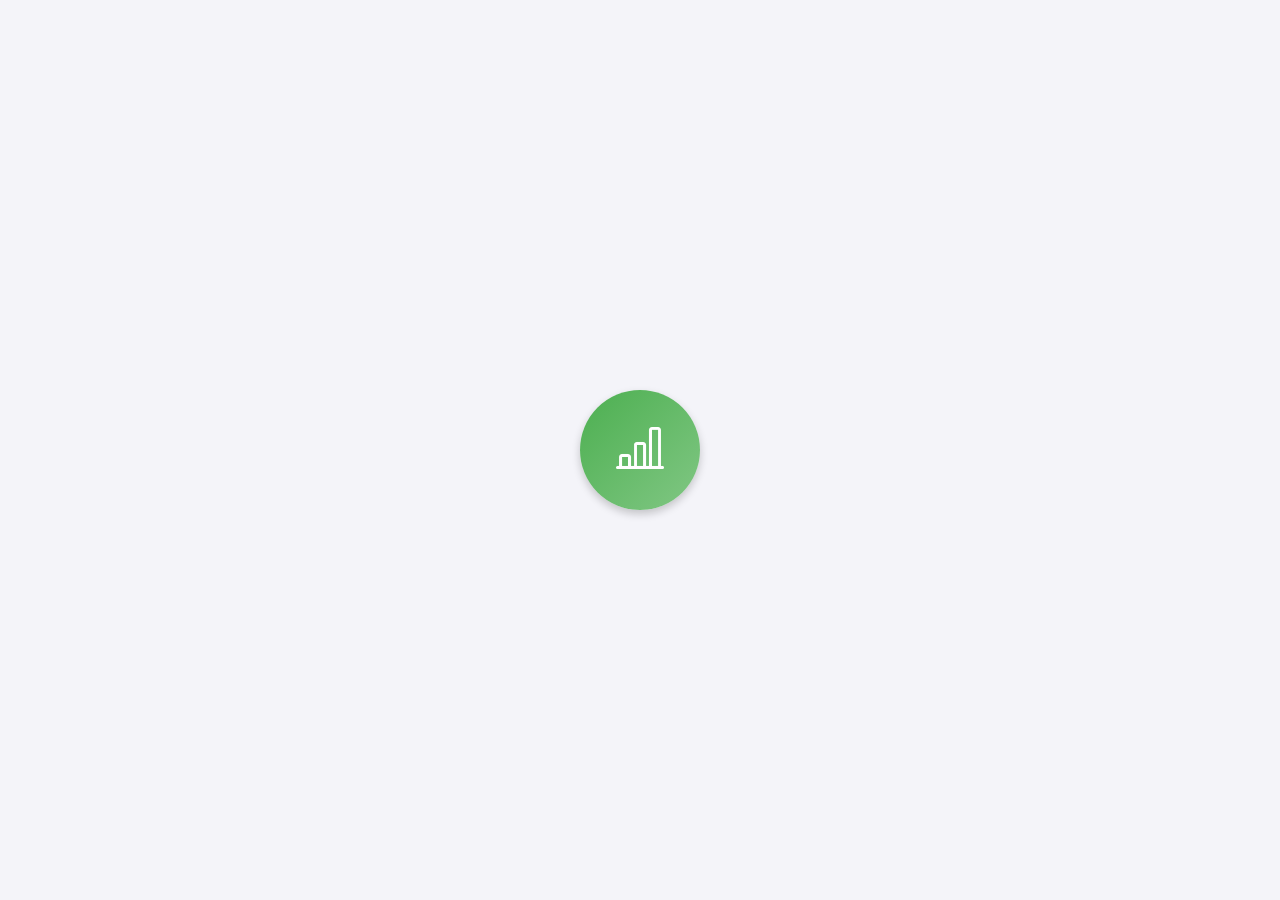
<file: frontend/logo.html>
<!DOCTYPE html>
<html lang="en">
<head>
  <meta charset="UTF-8">
  <meta name="viewport" content="width=device-width, initial-scale=1.0">
  <!-- <title>Circle Component</title> -->
  <link href="https://cdn.jsdelivr.net/npm/bootstrap@5.3.0/dist/css/bootstrap.min.css" rel="stylesheet">
  <link rel="stylesheet" href="https://cdn.jsdelivr.net/npm/bootstrap-icons/font/bootstrap-icons.css">
  <style>
    body {
      font-family: 'Roboto', sans-serif;
      background-color: #f4f4f9;
      margin: 0;
      padding: 0;
      display: flex;
      justify-content: center;
      align-items: center;
      height: 100vh;
    }
    .icon-circle {
      width: 120px;
      height: 120px;
      border-radius: 50%;
      background: linear-gradient(135deg, #4CAF50, #81C784);
      box-shadow: 0 4px 8px rgba(0, 0, 0, 0.2);
      color: white;
      font-size: 3rem;
      display: flex;
      justify-content: center;
      align-items: center;
    }
  </style>
</head>
<body>
  <div class="icon-circle">
    <i class="bi bi-bar-chart-line"></i>
  </div>
</body>
</html>
</file>
